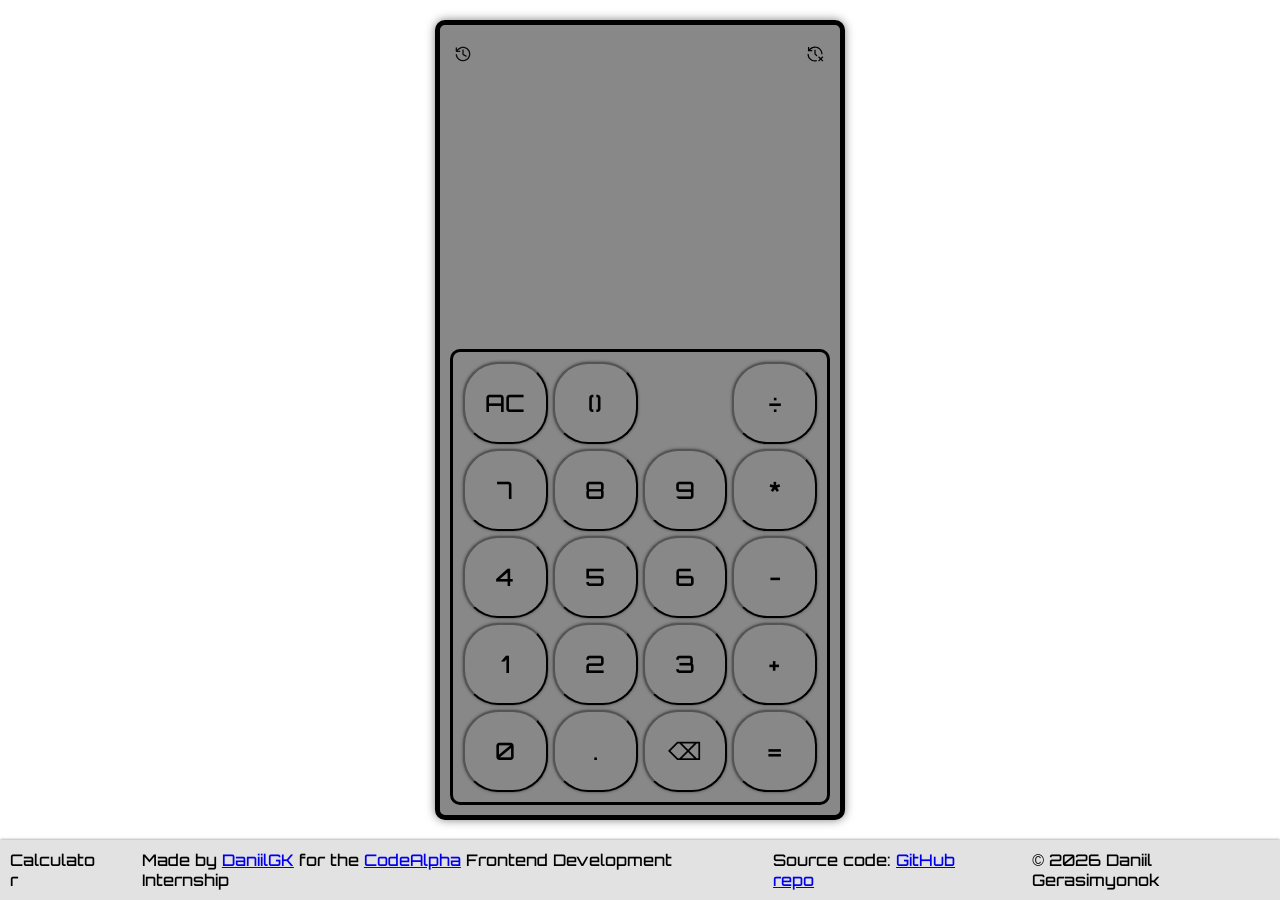
<file: CodeAlpha_Calculator/index.html>
<!DOCTYPE html>
<html lang="en">
<head>
    <meta charset="UTF-8">
    <meta name="viewport" content="width=device-width, initial-scale=1.0">
    <title>Calculator</title>
    <link rel="stylesheet" href="style.css">
    <link rel="icon" type="image/x-icon" href="./icons8-calculator-32.png">
    <style>
        @import url('https://fonts.googleapis.com/css2?family=Orbitron:wght@500&display=swap');
    </style>
</head>
<body>
    <div class="container">
        <div class="calculator">

            <div class="history-nav">
                <div class="history" data-action="btn-history">
                  <img style="width: 16px; height: 16px;" src="./history-svgrepo-com.svg" alt="history">
                </div>

                <div class="history" data-action="btn-history-clear">
                    <img style="width: 20px; height: 20px;" src="./Delete-History.svg" alt="clear">
                </div>
            </div>
            
            <div class="history-list"></div>

            <div class="display">
                <div class="input"></div>
                <div class="result"></div>
                <div class="real-time-result"></div>
            </div>

            <div class="buttons">
                <div class="number-arithmetic-buttons">
                    <button class="btn btn-action" data-action="clear">AC</button>
                    <button class="btn btn-action" data-action="parenthesis">()</button>
                    <div class="btn-spacer"></div>
                    <button class="btn btn-operator" data-operator="division">÷</button>
                    <button class="btn btn-number" data-number="7">7</button>
                    <button class="btn btn-number" data-number="8">8</button>
                    <button class="btn btn-number" data-number="9">9</button>
                    <button class="btn btn-operator" data-operator="multiplication">*</button>
                    <button class="btn btn-number" data-number="4">4</button> 
                    <button class="btn btn-number" data-number="5">5</button>
                    <button class="btn btn-number" data-number="6">6</button>
                    <button class="btn btn-operator" data-operator="subtraction">-</button>
                    <button class="btn btn-number" data-number="1">1</button>
                    <button class="btn btn-number" data-number="2">2</button> 
                    <button class="btn btn-number" data-number="3">3</button>
                    <button class="btn btn-operator" data-operator="addition">+</button>
                    <button class="btn btn-number" data-number="0">0</button>
                    <button class="btn btn-number" data-number="."">.</button>
                    <button class="btn btn-action" data-action="del">⌫</button>
                    <button class="btn btn-action" data-action="equal">=</button> 
                </div>
            </div>
        </div>
    </div>
    
    <footer class="footer">

        <p>Calculator</p>

        <p>Made by <a href="https://github.com/DaniilGK" target="_blank">DaniilGK</a> for the <a href="https://www.codealpha.tech" target="_blank">CodeAlpha</a> Frontend Development Internship</p>

        <p>Source code: <a href="https://github.com/DaniilGK/codealpha_tasks/tree/main/CodeAlpha_Calculator" target="_blank">GitHub repo</a></p>
    
        <p>&copy; 2026 Daniil Gerasimyonok</p>

    </footer>

    <script src="script.js"></script>   
</body>
</html>
</file>
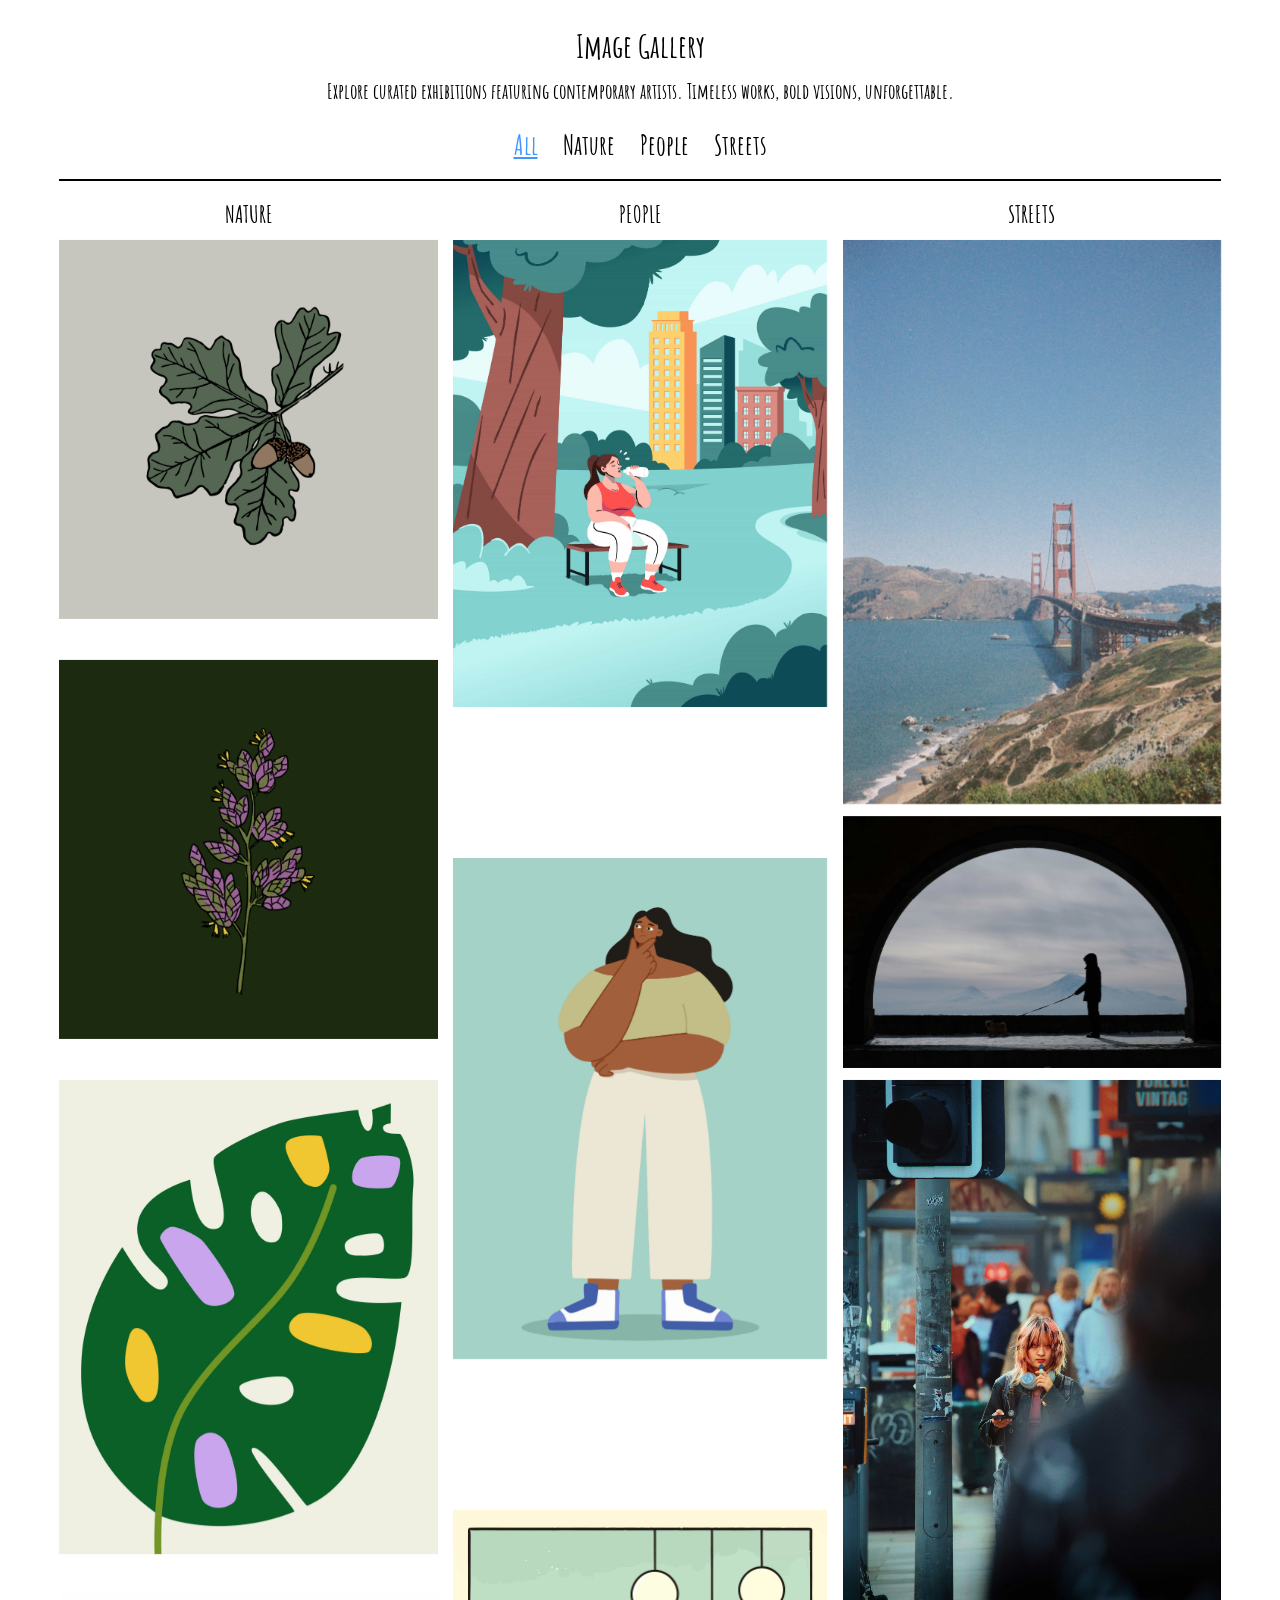
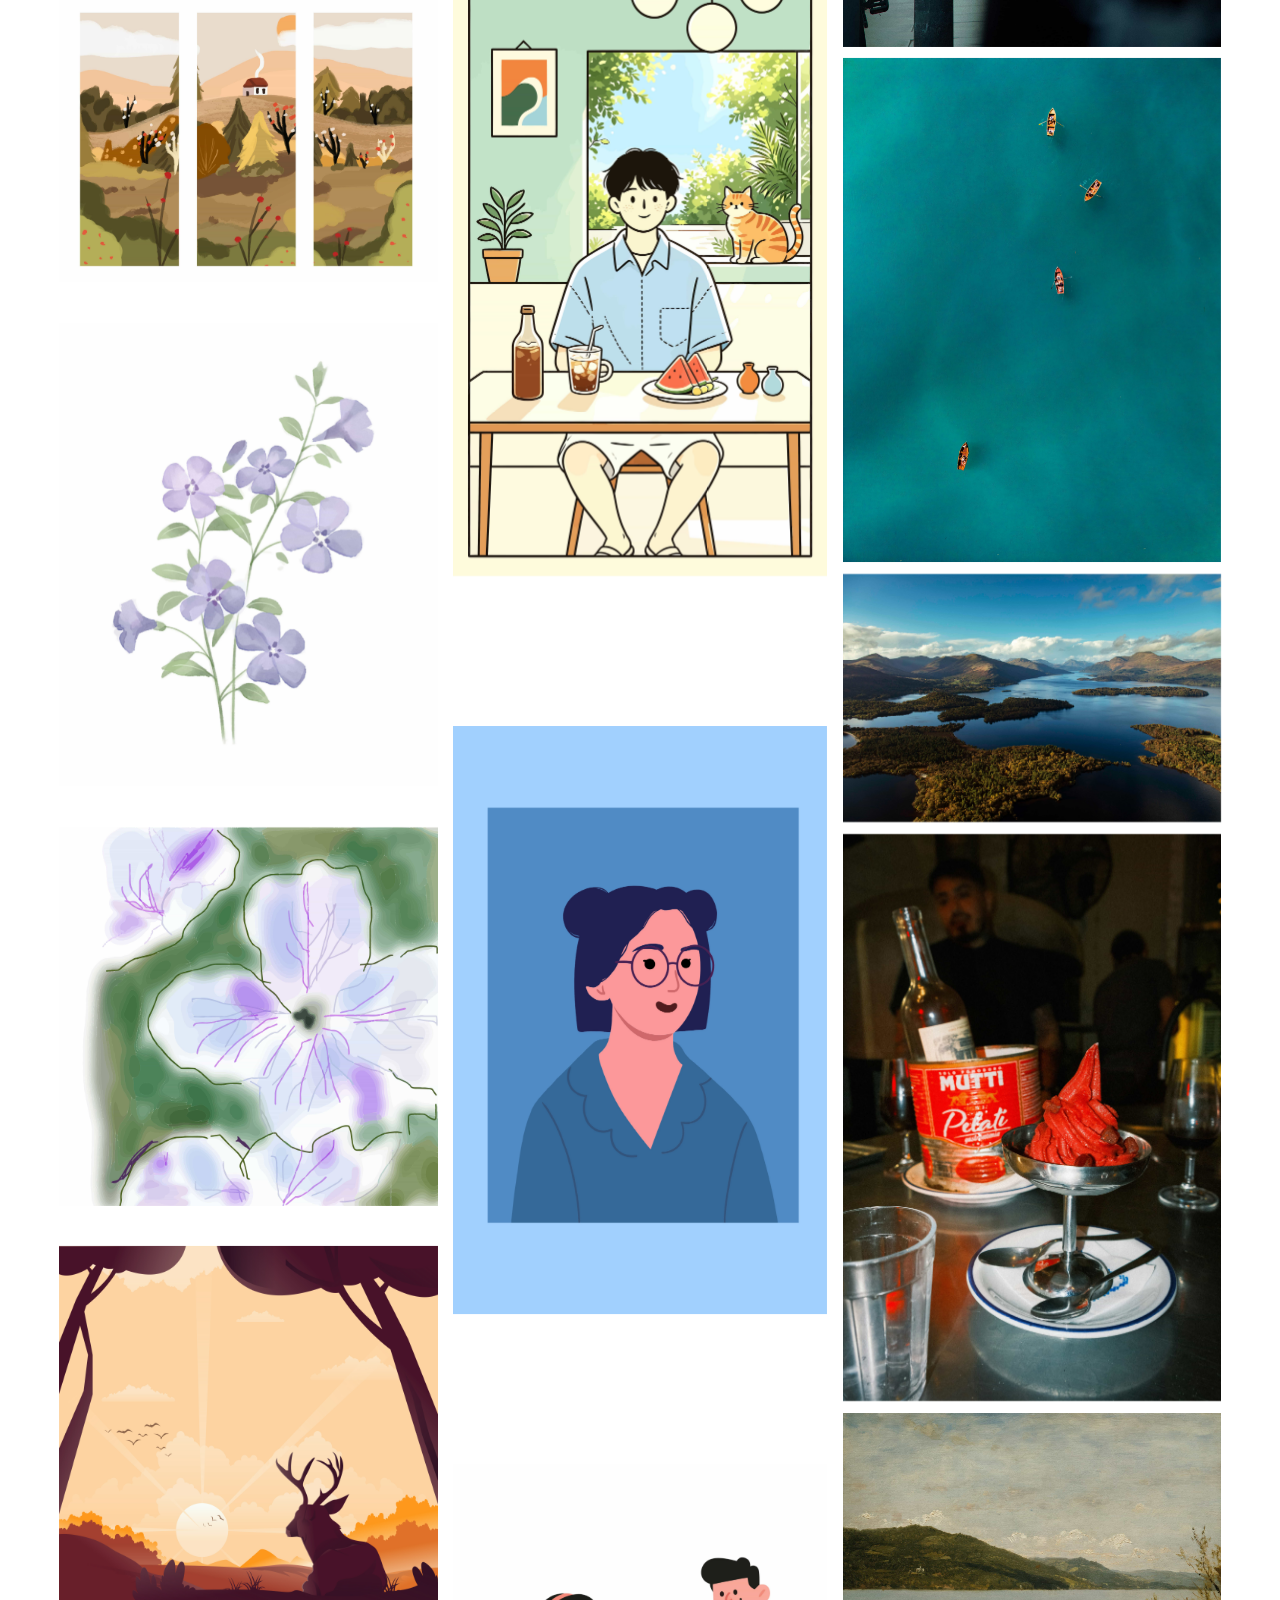
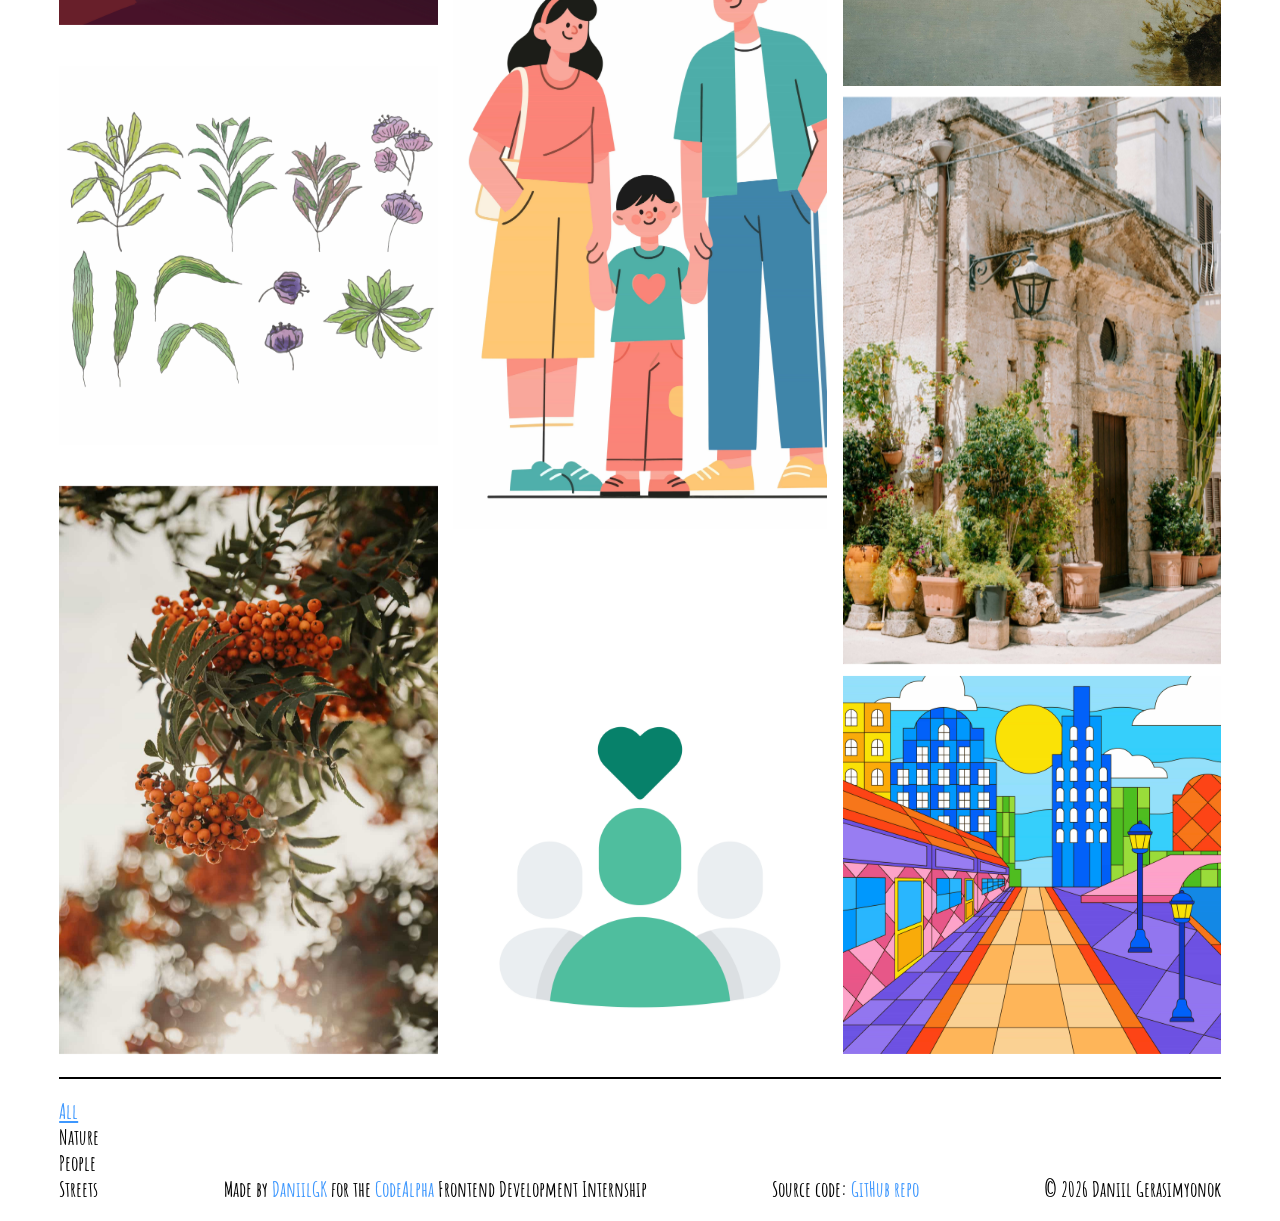
<file: CodeAlpha_ImageGallery/index.html>
<!DOCTYPE html>
<html lang="en">
<head>
    <meta charset="UTF-8">
    <meta name="viewport" content="width=device-width, initial-scale=1.0">
    <title>Image Gallery</title>
    <link rel="stylesheet" href="style.css">
    <link rel="icon" type="image/x-icon" href="./assets/gallery-svgrepo-com.svg">
    <style>
        @import url('https://fonts.googleapis.com/css2?family=Amatic+SC:wght@700&family=Archivo:ital,wght@0,100..900;1,100..900&family=Inter:ital,opsz,wght@0,14..32,100..900;1,14..32,100..900&display=swap');
    </style>
</head>
<body>

    <div id="top" class="container">

        <h1>Image Gallery</h1>
        <p>Explore curated exhibitions featuring contemporary artists. Timeless works, bold visions, unforgettable.</p>

        <div class="navigation">
            <ul class="navigation-list">
                <li><a href="#" class="active" data-filter="all">All</a></li>
                <li><a href="#" data-filter="nature">Nature</a></li>
                <li><a href="#" data-filter="people">People</a></li>
                <li><a href="#" data-filter="streets">Streets</a></li>
            </ul>
        </div>

        <div class="grid-gallery"> 

            <div data-category="nature" class="category">
                <h2 class="category-title">nature</h2>
                <div class="grid-images">
                    <img class="image" onclick="openLightbox(event)" src="./assets/images/nature/annie-spratt-GJCLsZ4GtRE-unsplash.jpg" alt="annie-spratt">
                    <img class="image" onclick="openLightbox(event)" src="./assets/images/nature/annie-spratt-gJMls7cPvts-unsplash.jpg" alt="annie-spratt">
                    <img class="image" onclick="openLightbox(event)" src="./assets/images/nature/emily-sandoval-PBbCf6RQwdI-unsplash.jpg" alt="emily-sandoval">
                    <img class="image" onclick="openLightbox(event)" src="./assets/images/nature/esma-melike-sezer-k8zIoFzMXNw-unsplash.jpg" alt="esma-melike-sezer">
                    <img class="image" onclick="openLightbox(event)" src="./assets/images/nature/katie-kirkman-CW4VeRjMZjE-unsplash.jpg" alt="katie-kirkman">
                    <img class="image" onclick="openLightbox(event)" src="./assets/images/nature/silali-banerjee-3JLRF3Yn3f0-unsplash.jpg" alt="silali-banerjee">
                    <img class="image" onclick="openLightbox(event)" src="./assets/images/nature/sodo-sane-1O1KExjoQQY-unsplash.jpg" alt="sodo-sane">
                    <img class="image" onclick="openLightbox(event)" src="./assets/images/nature/viktoriya-lissachenko-cShMGr61WD4-unsplash.jpg" alt="viktoriya-lissachenko">
                    <img class="image" onclick="openLightbox(event)" src="./assets/images/nature/anita-austvika-vNJgLXzON-Y-unsplash.jpg" alt="anita-austvika">
                </div>
            </div>

            <div data-category="people" class="category">
                <h2 class="category-title">people</h2>
                <div class="grid-images">
                    <img class="image" onclick="openLightbox(event)" src="./assets/images/people/agung-prayoga-r5ygkIlNNE4-unsplash.jpg" alt="agung-prayoga">
                    <img class="image" onclick="openLightbox(event)" src="./assets/images/people/alghozy-nGh-7uMHT98-unsplash.jpg" alt="alghozy">
                    <img class="image" onclick="openLightbox(event)" src="./assets/images/people/kamara-rahmat-1GeBFmg0Xa0-unsplash.jpg" alt="kamara-rahmat">
                    <img class="image" onclick="openLightbox(event)" src="./assets/images/people/esma-melike-sezer-f7741znO77s-unsplash.jpg" alt="esma-melike-sezer">
                    <img class="image" onclick="openLightbox(event)" src="./assets/images/people/kamara-rahmat-tezBLHCZ7ao-unsplash.jpg" alt="kamara-rahmat">
                    <img class="image" onclick="openLightbox(event)" src="./assets/images/people/round-icons-r9M-Qe6Thgc-unsplash.jpg" alt="round-icons">
                </div>
            </div>

            <div data-category="streets" class="category">
                <h2 class="category-title">streets</h2>
                <div class="grid-images">
                    <img class="image" onclick="openLightbox(event)" src="./assets/images/streets/aliaksei-lepik-goa_pgKhAnI-unsplash.jpg" alt="aliaksei-lepik-goa">
                    <img class="image" onclick="openLightbox(event)" src="./assets/images/streets/artur-adilkhanian-EIo9tWYAFc4-unsplash.jpg" alt="artur-adilkhanian">
                    <img class="image" onclick="openLightbox(event)" src="./assets/images/streets/bruno-bd-FFGHpRop-DU-unsplash.jpg" alt="bruno-bd">
                    <img class="image" onclick="openLightbox(event)" src="./assets/images/streets/gabriele-merlino-fa5so58oDAI-unsplash.jpg" alt="gabriele-merlino">
                    <img class="image" onclick="openLightbox(event)" src="./assets/images/streets/martin-bennie-MhYU5K4A93I-unsplash.jpg" alt="martin-bennie">
                    <img class="image" onclick="openLightbox(event)" src="./assets/images/streets/ruben-mavarez-wWcadZJcsYM-unsplash.jpg" alt="ruben-mavarez">
                    <img class="image" onclick="openLightbox(event)" src="./assets/images/streets/the-metropolitan-museum-of-art-S2WA31buOIA-unsplash.jpg" alt="the-metropolitan-museum-of-art">
                    <img class="image" onclick="openLightbox(event)" src="./assets/images/streets/denis-gorbuleac-3jXJz1kgraw-unsplash.jpg" alt="robert-h-lewis">
                    <img class="image" onclick="openLightbox(event)" src="./assets/images/streets/rizki-kurniawan-cG0VVchH9Fc-unsplash.jpg" alt="denis-savchenko">
                </div>
            </div>

        </div>

    </div>

    <footer class="footer">
        
        <ul class="footer-navigation-list">
            <li><a href="#" class="active" data-filter="all">All</a></li>
            <li><a href="#" data-filter="nature">Nature</a></li>
            <li><a href="#" data-filter="people">People</a></li>
            <li><a href="#" data-filter="streets">Streets</a></li>
        </ul>

        <p>Made by <a href="https://github.com/DaniilGK" target="_blank">DaniilGK</a> for the <a href="https://www.codealpha.tech" target="_blank">CodeAlpha</a> Frontend Development Internship</p>

        <p>Source code: <a href="https://github.com/DaniilGK/codealpha_tasks/tree/main/CodeAlpha_ImageGallery" target="_blank">GitHub repo</a></p>
    
        <p>&copy; 2026 Daniil Gerasimyonok</p>

    </footer>

    <!-- Lightbox -->
    <div class="lightbox">            
        <div class="lightbox-content">

            <button class="lightbox-close">×</button>
            <button class="lightbox-prev">❬</button>
            <button class="lightbox-next">❭</button>

            <div class="lightbox-slide">
                <img class="lightbox-img" src="./assets/images/nature/annie-spratt-GJCLsZ4GtRE-unsplash.jpg" alt="annie-spratt"></img>
            </div>
            <div class="lightbox-slide">
                <img class="lightbox-img" src="./assets/images/nature/annie-spratt-gJMls7cPvts-unsplash.jpg" alt="annie-spratt"></img>
            </div>
            <div class="lightbox-slide">
                <img class="lightbox-img" src="./assets/images/nature/emily-sandoval-PBbCf6RQwdI-unsplash.jpg" alt="emily-sandoval"></img>
            </div>
            <div class="lightbox-slide">
                <img class="lightbox-img" src="./assets/images/nature/esma-melike-sezer-k8zIoFzMXNw-unsplash.jpg" alt="esma-melike-sezer"></img>
            </div>
            <div class="lightbox-slide">
                <img class="lightbox-img" src="./assets/images/nature/katie-kirkman-CW4VeRjMZjE-unsplash.jpg" alt="katie-kirkman"></img>
            </div>
            <div class="lightbox-slide">
                <img class="lightbox-img" src="./assets/images/nature/silali-banerjee-3JLRF3Yn3f0-unsplash.jpg" alt="silali-banerjee"></img>
            </div>
            <div class="lightbox-slide">
                <img class="lightbox-img" src="./assets/images/nature/sodo-sane-1O1KExjoQQY-unsplash.jpg" alt="sodo-sane"></img>
            </div>
            <div class="lightbox-slide">
                <img class="lightbox-img" src="./assets/images/nature/viktoriya-lissachenko-cShMGr61WD4-unsplash.jpg" alt="viktoriya-lissachenko"></img>
            </div>
            <div class="lightbox-slide">
                <img class="lightbox-img" src="./assets/images/nature/anita-austvika-vNJgLXzON-Y-unsplash.jpg" alt="anita-austvika"></img>
            </div>
            <div class="lightbox-slide">
                <img class="lightbox-img" src="./assets/images/people/agung-prayoga-r5ygkIlNNE4-unsplash.jpg" alt="agung-prayoga"></img>
            </div>
            <div class="lightbox-slide">
                <img class="lightbox-img" src="./assets/images/people/alghozy-nGh-7uMHT98-unsplash.jpg" alt="alghozy"></img>
            </div>
            <div class="lightbox-slide">
                <img class="lightbox-img" src="./assets/images/people/kamara-rahmat-1GeBFmg0Xa0-unsplash.jpg" alt="kamara-rahmat"></img>
            </div>
            <div class="lightbox-slide">
                <img class="lightbox-img" src="./assets/images/people/esma-melike-sezer-f7741znO77s-unsplash.jpg" alt="esma-melike-sezer"></img>
            </div>
            <div class="lightbox-slide">
                <img class="lightbox-img" src="./assets/images/people/kamara-rahmat-tezBLHCZ7ao-unsplash.jpg" alt="kamara-rahmat"></img>
            </div>
            <div class="lightbox-slide">
                <img class="lightbox-img" src="./assets/images/people/round-icons-r9M-Qe6Thgc-unsplash.jpg" alt="round-icons"></img>
            </div>
            <div class="lightbox-slide">
                <img class="lightbox-img" src="./assets/images/streets/aliaksei-lepik-goa_pgKhAnI-unsplash.jpg" alt="aliaksei-lepik-goa"></img>
            </div>
            <div class="lightbox-slide">
                <img class="lightbox-img" src="./assets/images/streets/artur-adilkhanian-EIo9tWYAFc4-unsplash.jpg" alt="artur-adilkhanian"></img>
            </div>
            <div class="lightbox-slide">
                <img class="lightbox-img" src="./assets/images/streets/bruno-bd-FFGHpRop-DU-unsplash.jpg" alt="bruno-bd"></img>
            </div>
            <div class="lightbox-slide">
                <img class="lightbox-img" src="./assets/images/streets/gabriele-merlino-fa5so58oDAI-unsplash.jpg" alt="gabriele-merlino"></img>
            </div>
            <div class="lightbox-slide">
                <img class="lightbox-img" src="./assets/images/streets/martin-bennie-MhYU5K4A93I-unsplash.jpg" alt="martin-bennie"></img>
            </div>
            <div class="lightbox-slide">
                <img class="lightbox-img" src="./assets/images/streets/ruben-mavarez-wWcadZJcsYM-unsplash.jpg" alt="ruben-mavarez"></img>
            </div>
            <div class="lightbox-slide">
                <img class="lightbox-img" src="./assets/images/streets/the-metropolitan-museum-of-art-S2WA31buOIA-unsplash.jpg" alt="the-metropolitan-museum-of-art"></img>
            </div>
            <div class="lightbox-slide">
                <img class="lightbox-img" src="./assets/images/streets/denis-gorbuleac-3jXJz1kgraw-unsplash.jpg" alt="robert-h-lewis"></img>
            </div>
            <div class="lightbox-slide">
                <img class="lightbox-img" src="./assets/images/streets/rizki-kurniawan-cG0VVchH9Fc-unsplash.jpg" alt="denis-savchenko"></img>
            </div>
        </div>

    </div>
    
    <script src="script.js"></script>
</body>
</html>
</file>
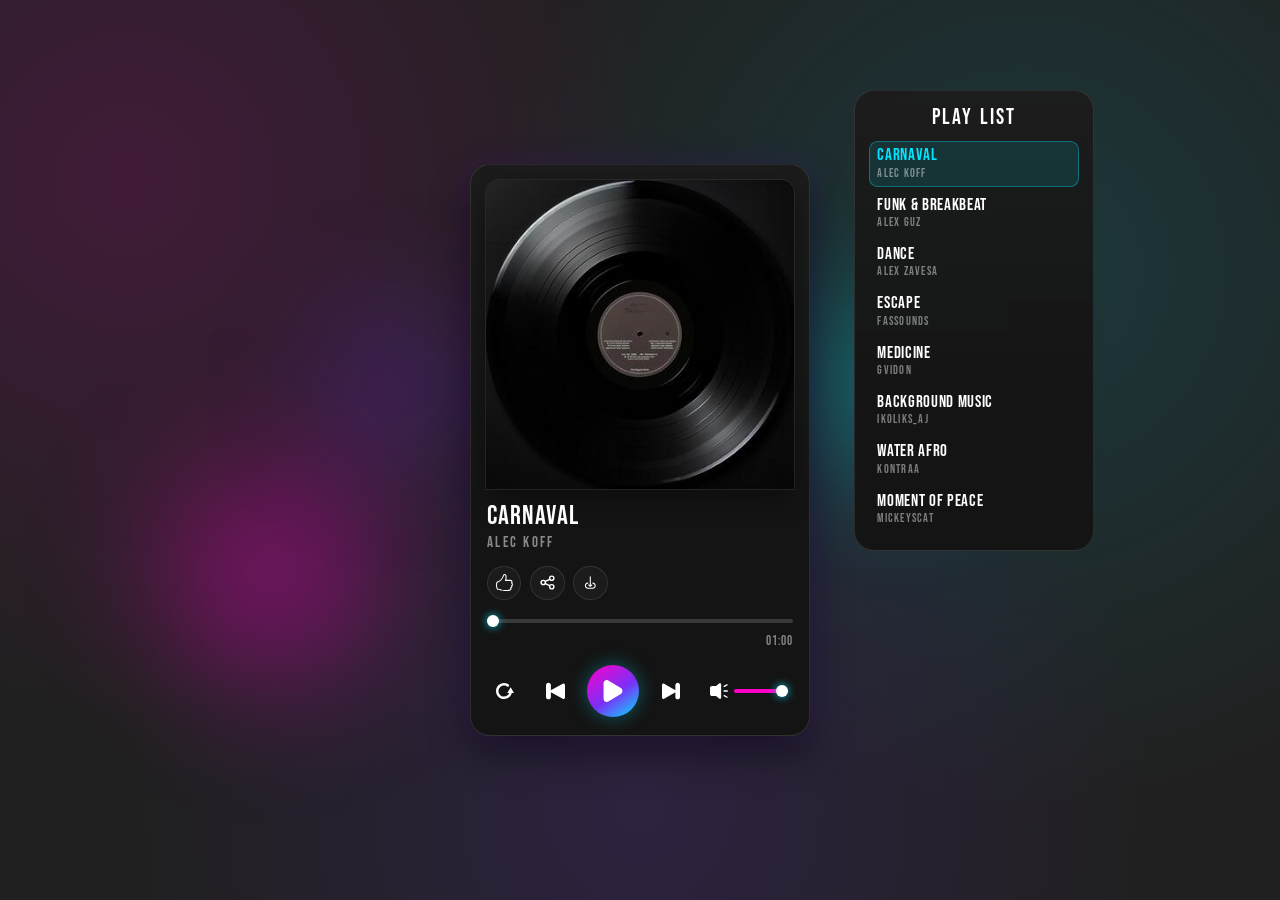
<file: CodeAlpha_MusicPlayer/index.html>
<!DOCTYPE html>
<html lang="en">
<head>
    <meta charset="UTF-8">
    <meta name="viewport" content="width=device-width, initial-scale=1.0">
    <link rel="stylesheet" href="style.css">
    <link rel="icon" type="image/x-icon" href="./icons8-music-32.png">
    <title>Music Player</title>
</head>
<body>
    <div class="wrapper">
        <div class="parallax-container">
            <div class="parallax-glow glow-1"></div>
            <div class="parallax-glow glow-2"></div>
            <div class="parallax-glow glow-3"></div>
        </div>

        <audio id="audio" src="./assets/music/alec_koff-carnaval.mp3"></audio>

        <div class="play-list-container">
            <h2>Play List</h2>
            <ul class="play-list"></ul>
        </div>

        <div class="player">

            <div class="songs-img-container">
                <img src="./assets/songsImg/ai-generated-vintage.jpg" class="song-img" alt="Song Image">
            </div>

            <div class="song-info">
                <h1></h1>
                <p></p>
            </div>

            <div class="action-bar">
                <div class="action-bar-item" data-control="like">
                    <img src="./assets/like.svg" class="action-bar-icon" alt="Like">
                </div>
                <div class="action-bar-item" data-control="share">
                    <img src="./assets/share.svg" class="action-bar-icon" alt="Share">
                </div>
                <div class="action-bar-item" data-control="download">
                    <img src="./assets/download.svg" class="action-bar-icon" alt="Download">
                </div>
            </div>

            <div class="song-progress">
                <input type="range" class="song-progress-bar" min="0" max="100" value="0" step="0.1">

                <div class="time-container">
                    <div class="song-progress-time"></div>
                    <div class="song-progress-time-end"></div>
                </div>
            </div>

            <div class="song-controls">

                <div class="song-control-repeat" data-control="repeat">
                    <img src="./assets/replay.svg" class="controls-icon" alt="Repeat">
                </div>

                <div class="song-control-prev" data-control="prev">
                    <img src="./assets/previous-track.svg" class="controls-icon" alt="Previous">
                </div>

                <div class="song-control-play-pause" data-control="play">
                    <img src="./assets/play.svg" class="controls-icon play" alt="Play">
                    <img src="./assets/pause.svg" class="controls-icon pause" alt="Pause">
                </div>

                <div class="song-control-next" data-control="next">
                    <img src="./assets/next-track.svg" class="controls-icon" alt="Next">
                </div>

                <div class="song-control-volume" data-control="volume">
                    <img src="./assets/speaker.svg" class="controls-icon" alt="Volume">
                    <input type="range" class="volume-slider" min="0" max="1" step="0.01" value="1">
                </div>

            </div>
        </div>
    </div>

    <script src="./script.js"></script>
</body>
</html>
</file>
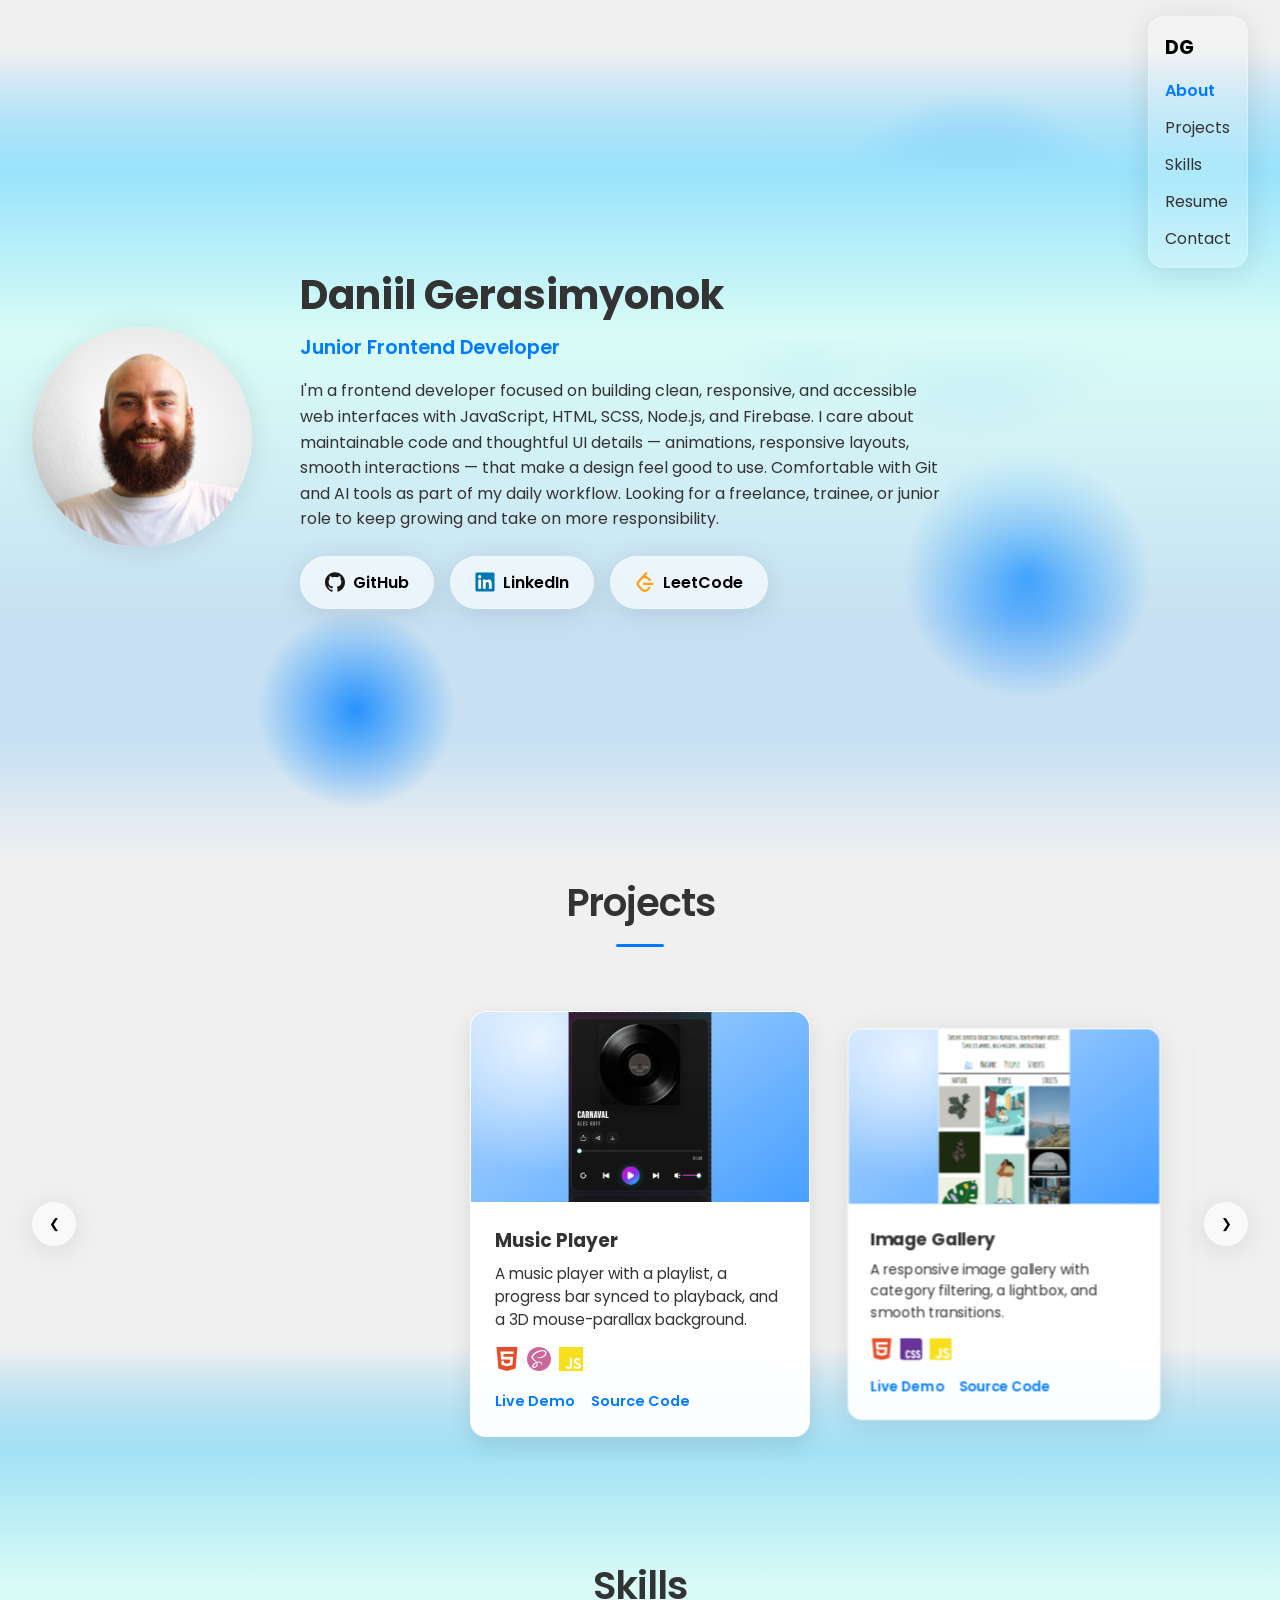
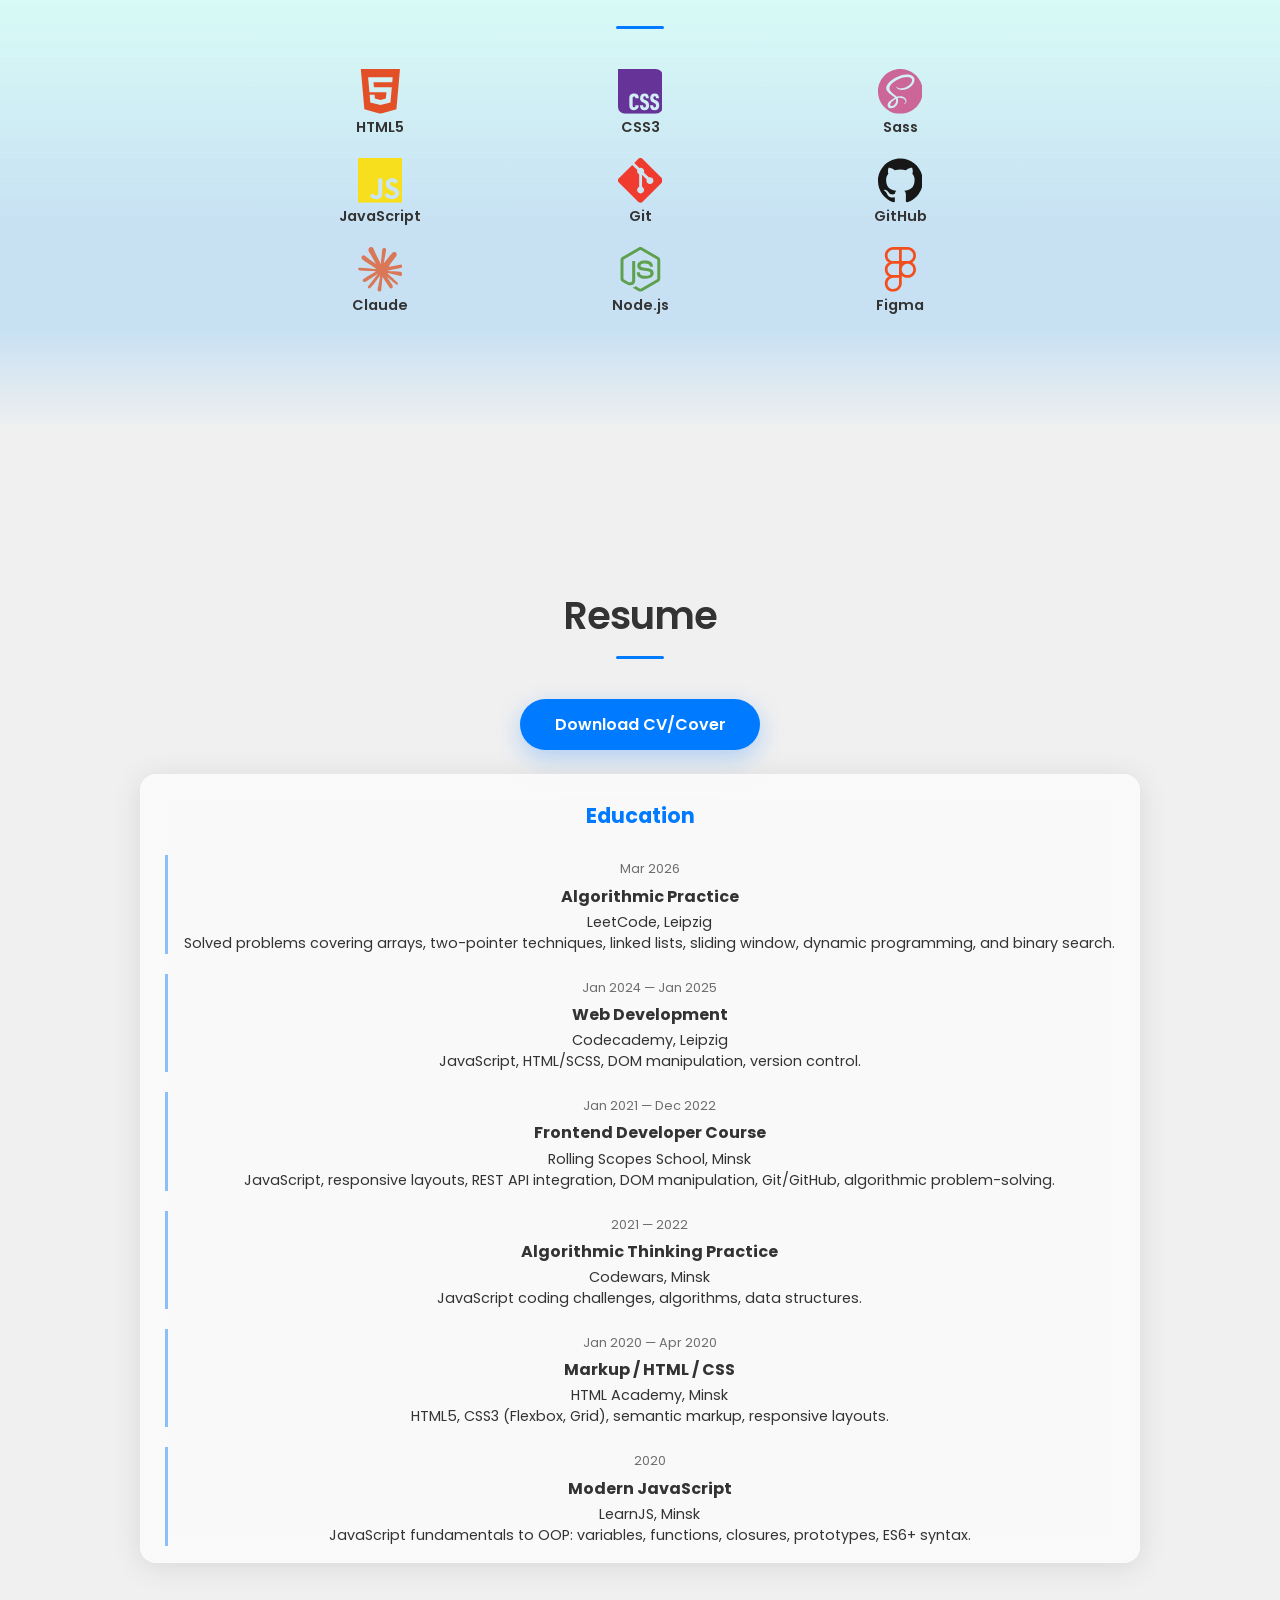
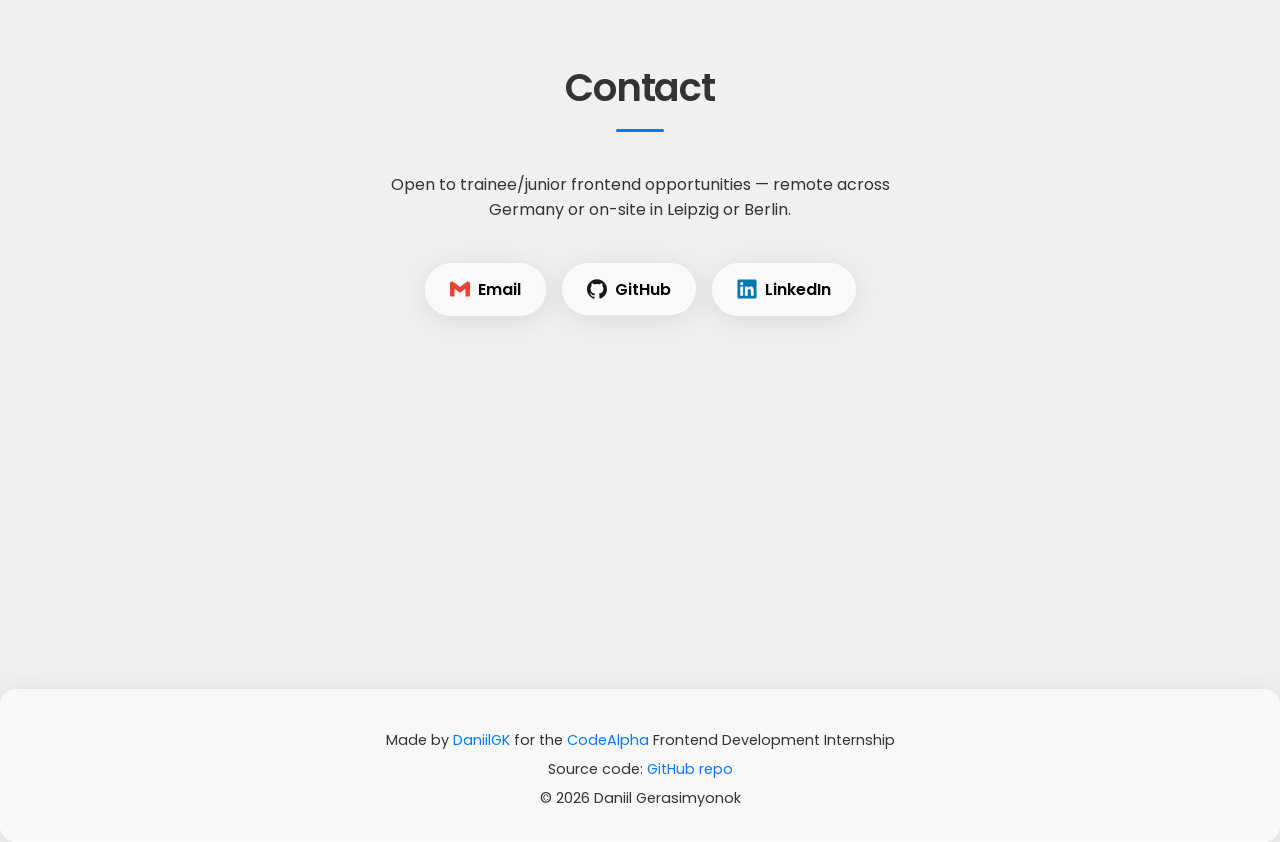
<file: CodeAlpha_Portfolio/index.html>
<!DOCTYPE html>
<html lang="en">
<head>
    <meta charset="UTF-8">
    <meta name="viewport" content="width=device-width, initial-scale=1.0">
    <link rel="preconnect" href="https://fonts.googleapis.com">
    <link rel="preconnect" href="https://fonts.gstatic.com" crossorigin>
    <link href="https://fonts.googleapis.com/css2?family=Poppins:wght@400;500;600;700&display=swap" rel="stylesheet">
    <link rel="stylesheet" href="./style.css">
    <link rel="icon" type="image/x-icon" href="./assets/resume-blue.svg">
    <title>Daniil Gerasimyonok - Portfolio</title>
</head>
<body>
    <div class="global-parallax-bg">
        <div class="parallax-shape" data-speed="15"></div>
        <div class="parallax-shape" data-speed="30"></div>
        <div class="parallax-shape" data-speed="50"></div>
        <div class="parallax-shape" data-speed="25"></div>
    </div>

    <div class="wrapper">

        <nav class="navbar">
            <div class="nav-container">
                <a href="#about" class="logo">DG</a>
                <ul class="nav-links">
                    <li><a href="#about">About</a></li>
                    <li><a href="#projects">Projects</a></li>
                    <li><a href="#skills">Skills</a></li>
                    <li><a href="#resume">Resume</a></li>
                    <li><a href="#contact">Contact</a></li>
                </ul>
            </div>
        </nav>

        <main class="main">
            <div class="main-container">

                <section id="about" class="about animate-section">
                    <div class="scroll-parallax-bg" data-scroll-speed="0.2"></div>

                    <div class="about-content">
                        <img src="./assets/avatar.jpg" alt="Daniil Gerasimyonok" class="about-avatar">
                        <div class="about-text">
                            <h1>Daniil Gerasimyonok</h1>
                            <p class="about-title">Junior Frontend Developer</p>
                                <p class="about-bio">
                                    I'm a frontend developer focused on building clean, responsive, and accessible web interfaces with JavaScript, HTML, SCSS, Node.js, and Firebase. 
                                    I care about maintainable code and thoughtful UI details — animations, responsive layouts, smooth interactions — that make a design feel good to use.
                                    Comfortable with Git and AI tools as part of my daily workflow. Looking for a freelance, trainee, or junior role to keep growing and take on more responsibility.
                                </p>
                            <div class="about-links">
                                <a href="https://github.com/DaniilGK" target="_blank" class="about-link">
                                    <svg class="link-icon" fill="#181717" aria-hidden="true"><use href="./assets/icons.svg#github"></use></svg>
                                    <span>GitHub</span>
                                </a>
                                <a href="https://www.linkedin.com/in/daniilgk/" target="_blank" class="about-link">
                                    <svg class="link-icon" fill="#0076b2" aria-hidden="true"><use href="./assets/icons.svg#linkedin"></use></svg>
                                    <span>LinkedIn</span>
                                </a>
                                <a href="https://leetcode.com/u/daniilgk/" target="_blank" class="about-link">
                                    <svg class="link-icon" fill="#FFA116" aria-hidden="true"><use href="./assets/icons.svg#leetcode"></use></svg>
                                    <span>LeetCode</span>
                                </a>
                            </div>
                        </div>
                    </div>
                </section>

                <section id="projects" class="projects animate-section slide-left">
                    <div class="scroll-parallax-bg" data-scroll-speed="0.2"></div>

                    <h2 class="section-title">Projects</h2>
                
                    <div class="slider">
                        <button class="slider-btn slider-prev" aria-label="Previous project">&#10094;</button>
                        
                        <div class="slider-track">
                            <article class="project-card">
                                <a class="project-image-container" href="https://daniilgk.github.io/codealpha_tasks/CodeAlpha_MusicPlayer/" target="_blank">
                                    <img src="./assets/gif/music_player.gif" alt="Music Player preview" class="project-image" loading="lazy">
                                </a>
                                <div class="project-info">
                                    <h3>Music Player</h3>
                                    <p>A music player with a playlist, a progress bar synced to playback, and a 3D mouse-parallax background.</p>
                                    <div class="project-tags">
                                        <div class="project-icons">
                                            <svg class="project-icon" fill="#E34F26" aria-hidden="true"><use href="./assets/icons.svg#html5"></use></svg>
                                        </div>
                                        <div class="project-icons">
                                            <svg class="project-icon" fill="#CC6699" aria-hidden="true"><use href="./assets/icons.svg#sass"></use></svg>
                                        </div>
                                        <div class="project-icons">
                                            <svg class="project-icon" fill="#F7DF1E" aria-hidden="true"><use href="./assets/icons.svg#javascript"></use></svg>
                                        </div>
                                    </div>
                                    <div class="project-links">
                                        <a href="https://daniilgk.github.io/codealpha_tasks/CodeAlpha_MusicPlayer/" target="_blank">Live Demo</a>
                                        <a href="https://github.com/DaniilGK/codealpha_tasks/tree/main/CodeAlpha_MusicPlayer" target="_blank">Source Code</a>
                                    </div>
                                </div>
                            </article>
                            
                            <article class="project-card">
                                <a class="project-image-container" href="https://daniilgk.github.io/codealpha_tasks/CodeAlpha_ImageGallery/" target="_blank">
                                    <img src="./assets/gif/gallery.gif" alt="Image Gallery preview" class="project-image" loading="lazy">
                                </a>
                                <div class="project-info">
                                    <h3>Image Gallery</h3>
                                    <p>A responsive image gallery with category filtering, a lightbox, and smooth transitions.</p>
                                    <div class="project-tags">
                                        <div class="project-icons">
                                            <svg class="project-icon" fill="#E34F26" aria-hidden="true"><use href="./assets/icons.svg#html5"></use></svg>
                                        </div>
                                        <div class="project-icons">
                                            <svg class="project-icon" fill="#663399" aria-hidden="true"><use href="./assets/icons.svg#css"></use></svg>
                                        </div>
                                        <div class="project-icons">
                                            <svg class="project-icon" fill="#F7DF1E" aria-hidden="true"><use href="./assets/icons.svg#javascript"></use></svg>
                                        </div>
                                    </div>
                                    <div class="project-links">
                                        <a href="https://daniilgk.github.io/codealpha_tasks/CodeAlpha_ImageGallery/" target="_blank">Live Demo</a>
                                        <a href="https://github.com/DaniilGK/codealpha_tasks/tree/main/CodeAlpha_ImageGallery" target="_blank">Source Code</a>
                                    </div>
                                </div>
                            </article>
                
                            <article class="project-card">
                                <a class="project-image-container" href="https://daniilgk.github.io/codealpha_tasks/CodeAlpha_Calculator/" target="_blank">
                                    <img src="./assets/gif/calculator.gif" alt="Calculator preview" class="project-image" loading="lazy">
                                </a>
                                <div class="project-info">
                                    <h3>Calculator</h3>
                                    <p>A calculator with operator precedence, parentheses, a live preview, and calculation history.</p>
                                    <div class="project-tags">
                                        <div class="project-icons">
                                            <svg class="project-icon" fill="#E34F26" aria-hidden="true"><use href="./assets/icons.svg#html5"></use></svg>
                                        </div>
                                        <div class="project-icons">
                                            <svg class="project-icon" fill="#663399" aria-hidden="true"><use href="./assets/icons.svg#css"></use></svg>
                                        </div>
                                        <div class="project-icons">
                                            <svg class="project-icon" fill="#F7DF1E" aria-hidden="true"><use href="./assets/icons.svg#javascript"></use></svg>
                                        </div>
                                    </div>
                                    <div class="project-links">
                                        <a href="https://daniilgk.github.io/codealpha_tasks/CodeAlpha_Calculator/" target="_blank">Live Demo</a>
                                        <a href="https://github.com/DaniilGK/codealpha_tasks/tree/main/CodeAlpha_Calculator" target="_blank">Source Code</a>
                                    </div>
                                </div>
                            </article>

                            <article class="project-card">
                                <a class="project-image-container" href="https://daniilgk.github.io/keyboard/" target="_blank">
                                    <img src="./assets/gif/keyboard.gif" alt="Virtual Keyboard preview" class="project-image" loading="lazy">
                                </a>
                                <div class="project-info">
                                    <h3>Virtual Keyboard</h3>
                                    <p>An on-screen keyboard with EN/RU layouts, Shift and Caps Lock, synced with the physical keyboard.</p>
                                    <div class="project-tags">
                                        <div class="project-icons">
                                            <svg class="project-icon" fill="#E34F26" aria-hidden="true"><use href="./assets/icons.svg#html5"></use></svg>
                                        </div>
                                        <div class="project-icons">
                                            <svg class="project-icon" fill="#CC6699" aria-hidden="true"><use href="./assets/icons.svg#sass"></use></svg>
                                        </div>
                                        <div class="project-icons">
                                            <svg class="project-icon" fill="#F7DF1E" aria-hidden="true"><use href="./assets/icons.svg#javascript"></use></svg>
                                        </div>
                                    </div>
                                    <div class="project-links">
                                        <a href="https://daniilgk.github.io/keyboard/" target="_blank">Live Demo</a>
                                        <a href="https://github.com/DaniilGK/keyboard/tree/keyboard" target="_blank">Source Code</a>
                                    </div>
                                </div>
                            </article>
                            
                        </div>
                
                        <button class="slider-btn slider-next" aria-label="Next project">&#10095;</button>
                    </div>
                </section>

                <section id="skills" class="skills animate-section slide-right">
                    <div class="scroll-parallax-bg" data-scroll-speed="0.12"></div>
                    <h2 class="section-title">Skills</h2>
                
                    <div class="skills-grid">
                        <div class="skill-item">
                            <svg class="skill-icon" fill="#E34F26" aria-hidden="true"><use href="./assets/icons.svg#html5"></use></svg>
                            <span>HTML5</span>
                        </div>
                        <div class="skill-item">
                            <svg class="skill-icon" fill="#663399" aria-hidden="true"><use href="./assets/icons.svg#css"></use></svg>
                            <span>CSS3</span>
                        </div>
                        <div class="skill-item">
                            <svg class="skill-icon" fill="#CC6699" aria-hidden="true"><use href="./assets/icons.svg#sass"></use></svg>
                            <span>Sass</span>
                        </div>
                        <div class="skill-item">
                            <svg class="skill-icon" fill="#F7DF1E" aria-hidden="true"><use href="./assets/icons.svg#javascript"></use></svg>
                            <span>JavaScript</span>
                        </div>
                        <div class="skill-item">
                            <svg class="skill-icon" fill="#F03C2E" aria-hidden="true"><use href="./assets/icons.svg#git"></use></svg>
                            <span>Git</span>
                        </div>
                        <div class="skill-item">
                            <svg class="skill-icon" fill="#181717" aria-hidden="true"><use href="./assets/icons.svg#github"></use></svg>
                            <span>GitHub</span>
                        </div>
                        <div class="skill-item">
                            <svg class="skill-icon" fill="#D97757" aria-hidden="true"><use href="./assets/icons.svg#claude"></use></svg>
                            <span>Claude</span>
                        </div>
                        <div class="skill-item">
                            <svg class="skill-icon" fill="#5FA04E" aria-hidden="true"><use href="./assets/icons.svg#nodejs"></use></svg>
                            <span>Node.js</span>
                        </div>
                        <div class="skill-item">
                            <svg class="skill-icon" fill="#F24E1E" aria-hidden="true"><use href="./assets/icons.svg#figma"></use></svg>
                            <span>Figma</span>
                        </div>
                    </div>
                </section>

                <section id="resume" class="resume animate-section">
                    <h2 class="section-title">Resume</h2>
                
                    <a href="./CV_and_Cover_Daniil_Gerasimyonok.pdf" download class="resume-download">
                        Download CV/Cover
                    </a>
                
                    <div class="resume-columns">
                
                        <div class="resume-column">
                            <h3>Education</h3>
                
                            <div class="resume-item">
                                <span class="resume-date">Mar 2026</span>
                                <h4>Algorithmic Practice</h4>
                                <p>LeetCode, Leipzig</p>
                                <p>Solved problems covering arrays, two-pointer techniques, linked lists, sliding window, dynamic programming, and binary search.</p>
                            </div>
                
                            <div class="resume-item">
                                <span class="resume-date">Jan 2024 — Jan 2025</span>
                                <h4>Web Development</h4>
                                <p>Codecademy, Leipzig</p>
                                <p>JavaScript, HTML/SCSS, DOM manipulation, version control.</p>
                            </div>
                
                            <div class="resume-item">
                                <span class="resume-date">Jan 2021 — Dec 2022</span>
                                <h4>Frontend Developer Course</h4>
                                <p>Rolling Scopes School, Minsk</p>
                                <p>JavaScript, responsive layouts, REST API integration, DOM manipulation, Git/GitHub, algorithmic problem-solving.</p>
                            </div>
                
                            <div class="resume-item">
                                <span class="resume-date">2021 — 2022</span>
                                <h4>Algorithmic Thinking Practice</h4>
                                <p>Codewars, Minsk</p>
                                <p>JavaScript coding challenges, algorithms, data structures.</p>
                            </div>
                
                            <div class="resume-item">
                                <span class="resume-date">Jan 2020 — Apr 2020</span>
                                <h4>Markup / HTML / CSS</h4>
                                <p>HTML Academy, Minsk</p>
                                <p>HTML5, CSS3 (Flexbox, Grid), semantic markup, responsive layouts.</p>
                            </div>
                
                            <div class="resume-item">
                                <span class="resume-date">2020</span>
                                <h4>Modern JavaScript</h4>
                                <p>LearnJS, Minsk</p>
                                <p>JavaScript fundamentals to OOP: variables, functions, closures, prototypes, ES6+ syntax.</p>
                            </div>
                        </div>
                    </div>
                </section>

                <section id="contact" class="contact animate-section slide-right">
                    <div class="scroll-parallax-bg" data-scroll-speed="0.12"></div>
                    <h2 class="section-title">Contact</h2>
                
                    <p class="contact-intro">Open to trainee/junior frontend opportunities — remote across Germany or on-site in Leipzig or Berlin.</p>
                
                    <div class="contact-links">
                        <a href="mailto:gerasimenokd638@gmail.com" class="contact-link">
                            <svg class="link-icon" fill="#EA4335" aria-hidden="true"><use href="./assets/icons.svg#gmail"></use></svg>
                            <span>Email</span>
                        </a>
                        <a href="https://github.com/DaniilGK" target="_blank" class="contact-link">
                            <svg class="link-icon" fill="#181717" aria-hidden="true"><use href="./assets/icons.svg#github"></use></svg>
                            <span>GitHub</span>
                        </a>
                        <a href="https://www.linkedin.com/in/daniilgk/" target="_blank" class="contact-link">
                            <svg class="link-icon" fill="#0076b2" aria-hidden="true"><use href="./assets/icons.svg#linkedin"></use></svg>
                            <span>LinkedIn</span>
                        </a>
                    </div>
                </section>
            </div>
        </main>

        <footer class="footer">
            <div class="footer-container">
                <p>Made by <a href="https://github.com/DaniilGK" target="_blank">DaniilGK</a> for the <a href="https://www.codealpha.tech" target="_blank">CodeAlpha</a> Frontend Development Internship</p>
                <p>Source code: <a href="https://github.com/DaniilGK/codealpha_tasks/tree/main/CodeAlpha_Portfolio" target="_blank">GitHub repo</a></p>
                <p>&copy; 2026 Daniil Gerasimyonok</p>
            </div>
        </footer>

    </div>
    <script src="./script.js"></script>
</body>
</html>
</file>
<file: CodeAlpha_Calculator/style.css>
* {
    margin: 0;
    padding: 0;
    box-sizing: border-box;
    transition: all 0.3s ease;
    scroll-behavior: smooth;
    user-select: none;
    -webkit-user-select: none; 
    -webkit-tap-highlight-color: transparent;
    font-family: "Orbitron", sans-serif;
    font-optical-sizing: auto;
    font-weight: 500;
    font-style: normal;
}

html,
body {
    height: 100%;
    max-width: 100%;
}

body {
    height: 100vh;
    height: 100dvh;
    display: flex;
    flex-direction: column;
    overflow: hidden;
}

.container {
    max-width: 450px;
    width: 100%;
    flex: 1 1 auto;
    min-width: 0;
    min-height: 0;
    margin: 0 auto;
    padding: 20px;
    text-align: center;
}

.calculator {
    width: 100%;
    height: 100%;
    padding: 10px;
    display: flex;
    flex-direction: column;
    justify-content: space-between;
    background-color: #888;
    border-radius: 10px;
    border: 5px solid #000;
    box-shadow: 0 0 10px rgba(0, 0, 0, 0.5);
    overflow: hidden;
}

.history-nav {   
    padding: 5px;
    display: flex;
    justify-content: space-between;
    align-items: center;
    flex: 0 0 5%; 
    width: 100%;
}

.history {
    display: flex;
    cursor: pointer;
    transition: all 0.3s ease;
}

.history:active {
    transform: scale(1.3);
} 

.history-list {
    flex: 0 0 0%;
    display: flex; 
    flex-direction: column; 
    gap: 8px; 
    text-align: right; 
    width: 100%;
    height: 20%;
    padding: 0 7px 0 0;
    background-color: #838383;
    color: #aaaaaa;
    transition: all 0.3s ease;
    overflow-y: auto;
    overflow-x: hidden;
    scrollbar-width: thin; /* Firefox: тонкий скроллбар */ 
    scrollbar-color: #888 transparent; /* Firefox: цвет */
    border-radius: 10px;
}

.history-list.open {
    flex: 0 0 20%;
}

.display {
    flex: 35 1 0;
    width: 100%;
    min-width: 0;
    height: 35%;
    padding: 5px;
    display: flex;
    flex-direction: column;
    gap: 10px;
    font-size: 1.2rem;
    overflow: hidden;
}

.input,
.result,
.real-time-result {
    width: 100%;
    min-width: 0;
    overflow: hidden;
    white-space: nowrap;
    text-align: right;
}

.input {
    display: block;
}

.result {
    display: none;
}

.real-time-result {
    color: #a2a2a2;
}

.buttons {
    flex: 60 1 0;
    width: 100%;
    height: 60%;
}

.btn-spacer {
    visibility: hidden;
}

.number-arithmetic-buttons {
    height: 100%;
    display: grid;
    padding: 10px;
    border: 3px solid #000;
    border-radius: 10px;
    grid-gap: 5px;
    grid-template-columns: repeat(4, 1fr);
}

.btn {
    background-color: #888;
    border-radius: 35px;
    font-size: 1.5rem;
    cursor: pointer;
    box-shadow: 0 0 3px rgba(0, 0, 0, 0.5);
}

.btn:active {
    transform: scale(0.9);
    box-shadow: none;
}

.footer {
    width: 100%;
    max-width: 100%;
    min-width: 0;
    flex: 0 0 auto;
    padding: 10px;
    display: flex;
    justify-content: center;
    align-items: center;
    gap: 3.5%;
    background-color: #e2e2e2;
    box-shadow: 0 0 3px rgba(0, 0, 0, 0.5);
    font-size: clamp(0.7rem, 2vw, 1rem);
}

.footer p {
    min-width: 0;
    max-width: 100%;
    overflow-wrap: break-word;
}

@media (max-width: 600px) {
    .container {
        padding: 10px 12px 0;
    }

    .footer {
        flex-direction: column;
        align-items: stretch;
        gap: 4px;
        text-align: center;
        padding: 14px 16px 18px;
        line-height: 1.35;
    }
}
</file>
<file: CodeAlpha_ImageGallery/style.css>
* {
    margin: 0;
    padding: 0;
    box-sizing: border-box;
    transition: all 0.3s ease;
    scroll-behavior: smooth;
    user-select: none;
    -webkit-user-select: none; 
}

body {
    font-family: "Amatic SC", sans-serif;
    font-weight: 700;
    font-style: normal;
}

h1 {
    padding: 0.5%;
}

a {
    text-decoration: none;
    color: #000;
}

a:hover {
    color: #838c9d;
    text-decoration: underline;
}


.container {
    text-align: center;
    max-width: 1200px;
    margin: 0 auto;
    padding: 1.5% 1.5% 0% 1.5%;
}

.container p {
    font-size: 1.3rem;
    padding: 0.5%;
}

.navigation {
    display: flex;
    justify-content: center;
    padding: 1.5%;
}

.navigation-list {
    display: flex;
    align-items: center;
    justify-content: center;
    gap: 25px;
    list-style-type: none;
    font-size: 1.7rem;
}

.category {
    display: flex;
    align-items: center;
    flex-direction: column;
    transition: opacity 0.3s ease, transform 0.3s ease;
    opacity: 1;
    transform: scale(1);
}

.category.hidden {
    opacity: 0;
    transform: scale(0.75);
    pointer-events: none;
}

.category-title {
    text-transform: uppercase;
    color: #000;
    margin-bottom: 1.5%;
}

.grid-gallery {
    display: grid;
    gap: 15px;
    grid-auto-flow: column;
    padding: 1.5% 0 1.5% 0;
    border: solid #000;
    border-width: 2.5px 0;
}

.grid-gallery.single-view {
    display: block;
}

.grid-gallery.single-view .grid-images {
    display: grid;
    grid-template-columns: repeat(auto-fit, minmax(350px, 1fr));
    gap: 15px;
    align-items: center;
    justify-items: center;
}

.grid-gallery.single-view .image {
    width: 100%;
    aspect-ratio: 1 / 1;
    height: auto;
    object-fit: cover;
    padding: 0;
}

.grid-images {
    display: flex;
    flex-direction: column;
    justify-content: space-between;
    flex: 1;
}

.image {
    width: 100%;
    object-fit: cover;
    padding: 1.5% 0 1.5% 0;
    cursor: pointer;
    filter: brightness(1);
    transition: filter 0.3s ease, transform 0.3s ease;
    will-change: filter, transform;
}

.image:hover {
    filter: brightness(0.7);
    transform: scale(1.02);
    cursor: zoom-in;
}

.footer {
    display: flex;
    justify-content: space-between;
    align-items: flex-end;
    padding: 1.5%;
    font-size: 1.3rem;
    max-width: 1200px;
    margin: 0 auto;
}

.footer-navigation-list {
    display: flex;
    list-style-type: none;
    flex-direction: column;
}

.footer a {
    color: #3d97fe;
}

.footer a:hover {
    color: #7bb8ff;
}

.footer-navigation-list a {
    color: #000;
}

.footer-navigation-list a:hover {
    color: #838c9d;
}

.navigation-list a.active,
.footer-navigation-list a.active {
    color: #3d97fe;
    text-decoration: underline;
}

/* Lightbox */

.lightbox {
    display: none;
    z-index: 1;
    position: fixed;
    width: 100%;
    height: 100%;
    padding: 2%;
    top: 0;
    left: 0;
    background-color: rgba(0, 0, 0, 0.5);
}

.lightbox-content {
    position: relative;
    width: 90vw; 
    height: 90vh; 
    max-width: 900px; 
    display: flex; 
    align-items: center; 
    justify-content: center; 
    background-color: #fff;
    border-radius: 10px;
}

.lightbox-slide {
    width: 100%;
    height: 100%;
    display: flex;
    align-items: center;
    justify-content: center;
}

.lightbox-img {
    max-width: 100%;
    max-height: 100%;
    width: auto;
    height: auto;
    object-fit: contain;
    display: block;
}

.lightbox-controls {
    display: flex;
    justify-content: space-between;
    align-items: center;
    padding: 1.5%;
}

.lightbox-prev, 
.lightbox-next, 
.lightbox-close { 
    position: absolute; 
    background: none; 
    border: none; 
    cursor: pointer; 
    -webkit-tap-highlight-color: transparent;
    outline: none;
    transition: transform 0.15s ease, color 0.2s ease;
} 

.lightbox-prev { 
    left: 10px; 
    top: 50%;
    transform: translateY(-50%);
    padding: 10px;
    font-size: 2.5rem;
} 

.lightbox-next { 
    right: 10px; 
    top: 50%;
    transform: translateY(-50%);
    padding: 10px;
    font-size: 2.5rem;
}

.lightbox-close { 
    top: 10px; 
    right: 10px; 
    padding: 0px 5px 0px 0px;
    font-size: 2rem;
}

@media (hover: hover) {
    .lightbox-prev,
    .lightbox-next,
    .lightbox-close {
        color: transparent;
    }

    .lightbox-prev:hover,
    .lightbox-next:hover {
        color: #FFD700;
    }

    .lightbox-close:hover {
        color: #000;
    }

    .lightbox-prev:active,
    .lightbox-next:active { 
        transform: translateY(-50%) scale(1.25); color: #646161; 
    }

    .lightbox-close:active { 
        transform: scale(1.25); color: #646161; 
    }

    .lightbox-prev.active-key,
    .lightbox-next.active-key {
        transform: translateY(-50%) scale(1.25);
        color: #646161;
    }

    .lightbox-close.active-key {
        transform: scale(1.25);
        color: #646161;
    }
}

@media (hover: none) {
    .lightbox-prev,
    .lightbox-next {
        color: #ffd700;
        font-size: 3.5rem;
    }

    .lightbox-close {
        color: #000;
        font-size: 3.5rem;
        padding: 10px;
    }

    .lightbox-prev:active,
    .lightbox-next:active { 
        transform: translateY(-50%) scale(1.25); color: #646161; 
    }

    .lightbox-close:active { 
        transform: scale(1.25); color: #646161; 
    }

    .lightbox-prev.active-key,
    .lightbox-next.active-key {
        transform: translateY(-50%) scale(1.25);
        color: #646161;
    }

    .lightbox-close.active-key {
        transform: scale(1.25);
        color: #646161;
    }
}

/* Responsive */

@media (max-width: 768px) {

    .container p {
        padding: 4.5%;
    }

    .navigation {
        padding: 2.5%;
    }
    
    .footer {
        display: grid;
        grid-template-columns: repeat(auto-fit, minmax(180px, 1fr));
        gap: 15px;
        align-items: end;
        justify-items: start;
        padding: 1.5%;
    }

    .footer-navigation-list {
        gap: 10px;
    }
}
</file>
<file: CodeAlpha_MusicPlayer/style.css>
@import url("https://fonts.googleapis.com/css2?family=Bebas+Neue&display=swap");
* {
  margin: 0;
  padding: 0;
  box-sizing: border-box;
  -webkit-tap-highlight-color: transparent;
  -webkit-user-select: none;
  -moz-user-select: none;
       user-select: none;
  outline: none;
}

*::-moz-selection {
  background: transparent;
}

*::selection {
  background: transparent;
}

body {
  font-family: "Bebas Neue", sans-serif;
  background: radial-gradient(circle at 10% 20%, rgba(255, 0, 200, 0.15), transparent 40%), radial-gradient(circle at 80% 30%, rgba(0, 229, 255, 0.12), transparent 45%), radial-gradient(circle at 50% 90%, rgba(123, 47, 247, 0.15), transparent 50%), #202020;
  background-attachment: fixed;
  color: #fff;
  min-height: 100vh;
}

.wrapper {
  width: 100vw;
  height: 100vh;
  display: flex;
  justify-content: center;
  align-items: center;
  padding: 1rem;
}
.wrapper .parallax-container {
  position: relative;
  display: flex;
  justify-content: center;
  align-items: center;
  transform: rotateX(var(--rotate-x)) rotateY(var(--rotate-y));
  transform-style: preserve-3d;
  transition: transform 1.5s cubic-bezier(0.05, 0.5, 0, 1);
  will-change: transform;
}
.wrapper .parallax-container .parallax-glow {
  position: absolute;
  border-radius: 50%;
  filter: blur(60px);
  pointer-events: none;
  z-index: -1;
}
.wrapper .parallax-container .glow-1 {
  width: 300px;
  height: 300px;
  background: radial-gradient(circle, #ff00c8, transparent 80%);
  top: -25px;
  left: -350px;
  transform: translateZ(-100px);
  opacity: 0.5;
}
.wrapper .parallax-container .glow-2 {
  width: 250px;
  height: 250px;
  background: radial-gradient(circle, #00e5ff, transparent 80%);
  bottom: -60px;
  left: 300px;
  transform: translateZ(-50px);
  opacity: 0.45;
}
.wrapper .parallax-container .glow-3 {
  width: 200px;
  height: 200px;
  background: radial-gradient(circle, #7b2ff7, transparent 80%);
  top: -167px;
  left: -175px;
  transform: translateZ(-150px);
  opacity: 0.4;
}
.wrapper .play-list-container {
  display: flex;
  flex-direction: column;
  justify-content: flex-start;
  align-items: stretch;
  gap: 0.7rem;
  width: 240px;
  position: fixed;
  top: 10%;
  right: calc((100vw - 340px) / 2 + 3.5rem - min(340px, 100%));
  padding: 0.85rem 0.85rem 1.1rem;
  background: linear-gradient(180deg, rgba(28, 28, 28, 0.96), #141414 70%);
  border: 0.1rem solid rgba(255, 255, 255, 0.1);
  border-radius: 1.25rem;
}
.wrapper .play-list-container h2 {
  font-size: 1.35rem;
  font-weight: 400;
  letter-spacing: 0.1em;
  text-align: center;
}
.wrapper .play-list-container .play-list {
  list-style: none;
  display: flex;
  flex-direction: column;
  gap: 0.2rem;
  max-height: 68vh;
  overflow-y: auto;
}
.wrapper .play-list-container .play-list .play-list-item {
  display: flex;
  flex-direction: column;
  gap: 0.1rem;
  padding: 0.4rem 0.55rem;
  border-radius: 0.55rem;
  cursor: pointer;
  transition: background 0.2s, box-shadow 0.2s;
}
.wrapper .play-list-container .play-list .play-list-item .play-list-title {
  display: flex;
  align-items: center;
  gap: 0.35rem;
}
.wrapper .play-list-container .play-list .play-list-item .play-list-name {
  font-size: 1.05rem;
  letter-spacing: 0.04em;
  line-height: 1;
}
.wrapper .play-list-container .play-list .play-list-item .play-list-like {
  width: 0.75rem;
  height: 0.75rem;
  flex-shrink: 0;
  display: none;
  background: #ff00c8;
  -webkit-mask: url("./assets/like.svg") center/contain no-repeat;
  mask: url("./assets/like.svg") center/contain no-repeat;
}
.wrapper .play-list-container .play-list .play-list-item .play-list-artist {
  font-size: 0.78rem;
  letter-spacing: 0.1em;
  text-transform: uppercase;
  color: rgba(255, 255, 255, 0.45);
}
.wrapper .play-list-container .play-list .play-list-item:hover {
  background: rgba(255, 255, 255, 0.06);
}
.wrapper .play-list-container .play-list .play-list-item.is-active {
  background: rgba(0, 229, 255, 0.12);
  box-shadow: inset 0 0 0 1px rgba(0, 229, 255, 0.35);
}
.wrapper .play-list-container .play-list .play-list-item.is-active .play-list-name {
  color: #00e5ff;
}
.wrapper .play-list-container .play-list .play-list-item.is-liked .play-list-like {
  display: block;
}
.wrapper .player {
  z-index: 1;
  width: min(340px, 100%);
  padding: 0.85rem 0.85rem 1.1rem;
  background: linear-gradient(180deg, rgba(28, 28, 28, 0.96), #141414 70%);
  border: 0.1rem solid rgba(255, 255, 255, 0.1);
  border-radius: 1.25rem;
  box-shadow: 0 18px 40px rgba(0, 0, 0, 0.45), 0 0 32px rgba(123, 47, 247, 0.16);
  display: flex;
  flex-direction: column;
  justify-content: center;
  align-items: center;
  gap: 0.85rem;
}
.wrapper .player .songs-img-container {
  width: 100%;
  aspect-ratio: 1;
  display: flex;
  justify-content: center;
  align-items: center;
  border: 1px solid rgba(255, 255, 255, 0.06);
  border-radius: 0.9rem 0.9rem 0 0;
  overflow: hidden;
  box-shadow: 0 10px 28px rgba(0, 0, 0, 0.4);
}
.wrapper .player .songs-img-container .song-img {
  width: 100%;
  height: 100%;
  -o-object-fit: cover;
     object-fit: cover;
}
.wrapper .player .song-info {
  width: 100%;
  display: flex;
  flex-direction: column;
  justify-content: center;
  align-items: flex-start;
  gap: 0.15rem;
  padding: 0 0.15rem;
}
.wrapper .player .song-info h1 {
  font-size: 1.7rem;
  font-weight: 400;
  letter-spacing: 0.04em;
  line-height: 1;
  cursor: pointer;
}
.wrapper .player .song-info p {
  font-size: 0.95rem;
  font-weight: 400;
  letter-spacing: 0.16em;
  text-transform: uppercase;
  color: rgba(255, 255, 255, 0.5);
  cursor: pointer;
}
.wrapper .player .action-bar {
  width: 100%;
  display: flex;
  align-items: center;
  gap: 0.55rem;
  padding: 0 0.15rem;
}
.wrapper .player .action-bar .action-bar-item {
  width: 2.15rem;
  height: 2.15rem;
  display: flex;
  justify-content: center;
  align-items: center;
  border-radius: 50%;
  border: 1px solid rgba(255, 255, 255, 0.1);
  background: rgba(255, 255, 255, 0.03);
  cursor: pointer;
  transition: background 0.2s, transform 0.2s, box-shadow 0.2s, border-color 0.2s;
}
.wrapper .player .action-bar .action-bar-item .action-bar-icon {
  width: 1.05rem;
  height: 1.05rem;
  display: block;
  filter: brightness(0) invert(1);
  pointer-events: none;
}
.wrapper .player .action-bar .action-bar-item:hover {
  transform: scale(1.06);
  background: rgba(255, 255, 255, 0.08);
}
.wrapper .player .action-bar .action-bar-item[data-control=like]:hover {
  border-color: rgba(255, 0, 200, 0.55);
  box-shadow: 0 0 12px rgba(255, 0, 200, 0.35);
}
.wrapper .player .action-bar .action-bar-item.is-liked {
  border-color: rgba(255, 0, 200, 0.75);
  background: rgba(255, 0, 200, 0.18);
  box-shadow: 0 0 14px rgba(255, 0, 200, 0.4);
}
.wrapper .player .action-bar .action-bar-item[data-control=share]:hover, .wrapper .player .action-bar .action-bar-item.is-copied {
  border-color: rgba(0, 229, 255, 0.75);
  box-shadow: 0 0 14px rgba(0, 229, 255, 0.4);
}
.wrapper .player .action-bar .action-bar-item[data-control=download]:hover {
  border-color: rgba(123, 47, 247, 0.7);
  box-shadow: 0 0 12px rgba(123, 47, 247, 0.4);
}
.wrapper .player .song-progress {
  width: 100%;
  display: flex;
  flex-direction: column;
  gap: 0.35rem;
  padding: 0 0.15rem;
}
.wrapper .player .song-progress .song-progress-bar {
  width: 100%;
  height: 14px;
  cursor: pointer;
  --progress: 0%;
}
.wrapper .player .song-progress .time-container {
  width: 100%;
  display: flex;
  justify-content: space-between;
  align-items: center;
}
.wrapper .player .song-progress .time-container .song-progress-time,
.wrapper .player .song-progress .time-container .song-progress-time-end {
  font-size: 0.8rem;
  font-weight: 400;
  letter-spacing: 0.08em;
  color: rgba(255, 255, 255, 0.48);
}
.wrapper .player .song-controls {
  width: 100%;
  display: flex;
  justify-content: space-between;
  align-items: center;
  gap: 0.25rem;
  padding: 0.15rem 0.1rem 0;
}
.wrapper .player .song-controls > div {
  display: flex;
  justify-content: center;
  align-items: center;
  flex-shrink: 0;
  width: 2.35rem;
  height: 2.35rem;
  border-radius: 50%;
  cursor: pointer;
  transition: background 0.2s, transform 0.2s, box-shadow 0.2s;
}
.wrapper .player .song-controls > div:hover {
  background: rgba(255, 255, 255, 0.08);
  transform: scale(1.06);
}
.wrapper .player .song-controls .controls-icon {
  width: 1.15rem;
  height: 1.15rem;
  display: block;
  filter: brightness(0) invert(1);
  transition: filter 0.2s;
}
.wrapper .player .song-controls .song-control-play-pause {
  width: 3.25rem;
  height: 3.25rem;
  background: linear-gradient(145deg, #ff00c8, #7b2ff7 55%, #00e5ff);
  box-shadow: 0 0 18px rgba(0, 229, 255, 0.35);
}
.wrapper .player .song-controls .song-control-play-pause .controls-icon {
  width: 1.35rem;
  height: 1.35rem;
}
.wrapper .player .song-controls .song-control-play-pause .pause {
  display: none;
}
.wrapper .player .song-controls .song-control-play-pause:hover {
  background: linear-gradient(145deg, #ff00c8, #7b2ff7 55%, #00e5ff);
  box-shadow: 0 0 26px rgba(255, 0, 200, 0.5);
  transform: scale(1.05);
}
.wrapper .player .song-controls .song-control-volume {
  width: auto;
  height: auto;
  flex: 0 1 auto;
  min-width: 0;
  justify-content: flex-end;
  gap: 0.35rem;
  padding: 0.3rem 0.35rem 0.3rem 0.45rem;
  border-radius: 999px;
}
.wrapper .player .song-controls .song-control-volume:hover {
  transform: none;
}
.wrapper .player .song-controls .song-control-volume.is-muted .controls-icon {
  filter: brightness(0) invert(0.45);
}
.wrapper .player .song-controls .song-control-volume .volume-slider {
  width: 3.4rem;
  max-width: 100%;
  height: 14px;
  --volume: 100%;
}
.wrapper .player.is-playing .songs-img-container {
  box-shadow: 0 0 28px rgba(255, 0, 200, 0.28);
}
.wrapper .player.is-playing .song-control-play-pause {
  box-shadow: 0 0 24px rgba(0, 229, 255, 0.55);
}
.wrapper .player input[type=range] {
  -webkit-appearance: none;
  -moz-appearance: none;
       appearance: none;
  background: transparent;
  outline: none;
}
.wrapper .player input[type=range]::-webkit-slider-thumb {
  -webkit-appearance: none;
  appearance: none;
  width: 12px;
  height: 12px;
  margin-top: -4px;
  border-radius: 50%;
  background: #fff;
  box-shadow: 0 0 8px rgba(0, 229, 255, 0.85);
  cursor: pointer;
}
.wrapper .player input[type=range]::-moz-range-track {
  height: 4px;
  border-radius: 999px;
  background: rgba(255, 255, 255, 0.16);
}
.wrapper .player input[type=range]::-moz-range-progress {
  height: 4px;
  border-radius: 999px;
  background: #00e5ff;
}
.wrapper .player input[type=range]::-moz-range-thumb {
  width: 12px;
  height: 12px;
  border: none;
  border-radius: 50%;
  background: #fff;
  box-shadow: 0 0 8px rgba(0, 229, 255, 0.85);
  cursor: pointer;
}
.wrapper .player .song-progress-bar::-webkit-slider-runnable-track {
  height: 4px;
  border-radius: 999px;
  background: linear-gradient(to right, #00e5ff var(--progress, 0%), rgba(255, 255, 255, 0.16) var(--progress, 0%));
}
.wrapper .player .volume-slider::-webkit-slider-runnable-track {
  height: 4px;
  border-radius: 999px;
  background: linear-gradient(to right, #ff00c8 var(--volume, 100%), rgba(255, 255, 255, 0.16) var(--volume, 100%));
}
@media (max-width: 768px) {
  .wrapper {
    width: 100%;
    height: 100vh;
    height: 100dvh;
    flex-direction: column;
    justify-content: flex-start;
    align-items: stretch;
    gap: 0.75rem;
    padding: 0.75rem;
    overflow: hidden;
  }
  .wrapper .player {
    order: 1;
    width: 100%;
    flex-shrink: 0;
  }
  .wrapper .player .songs-img-container {
    width: min(240px, 62vw);
    border-radius: 0.9rem;
  }
  .wrapper .play-list-container {
    position: static;
    order: 2;
    width: 100%;
    top: auto;
    right: auto;
    flex: 1;
    min-height: 0;
  }
  .wrapper .play-list-container .play-list {
    flex: 1;
    min-height: 0;
    max-height: none;
    overflow-y: auto;
  }
}/*# sourceMappingURL=style.css.map */
</file>
<file: CodeAlpha_Portfolio/style.css>
* {
  margin: 0;
  padding: 0;
  box-sizing: border-box;
}

html {
  overflow-x: clip;
  scroll-behavior: smooth;
}

body {
  font-family: "Poppins", sans-serif;
  color: #333;
  background-color: #f0f0f0;
}

.wrapper {
  width: 100%;
  margin: 0 auto;
  display: flex;
  flex-direction: column;
}

.navbar {
  position: fixed;
  top: 1rem;
  right: 2rem;
  padding: 1rem;
  overflow: hidden;
  z-index: 100;
  background: rgba(255, 255, 255, 0.19);
  border-radius: 16px;
  box-shadow: 0 4px 30px rgba(0, 0, 0, 0.1);
  backdrop-filter: blur(3.2px);
  -webkit-backdrop-filter: blur(3.2px);
  border: 1px solid rgba(255, 255, 255, 0.24);
}

.nav-container {
  display: flex;
  flex-direction: column;
  gap: 1rem;
}
.nav-container .logo {
  font-weight: 700;
  font-size: 1.2rem;
  color: #000;
  text-decoration: none;
}

.nav-links {
  display: flex;
  flex-direction: column;
  gap: 0.75rem;
  list-style: none;
}
.nav-links a {
  text-decoration: none;
  color: #333;
  transition: color 0.2s ease;
}
.nav-links a:hover, .nav-links a.active {
  color: #007bff;
}
.nav-links a.active {
  font-weight: 600;
}

.main {
  flex: 1;
  min-width: 0;
  padding-top: 2rem;
  overflow-x: clip;
}

.main-container {
  min-width: 0;
  max-width: 100%;
  margin: 0 auto;
}

section {
  position: relative;
  min-height: 70vh;
  padding: 4rem 2rem;
  scroll-margin-top: 2rem;
}

.animate-section {
  opacity: 0;
  transition: opacity 0.6s ease, transform 0.6s ease;
}
.animate-section.slide-left {
  transform: translateX(-25%);
}
.animate-section.slide-right {
  transform: translateX(25%);
}
.animate-section.visible {
  opacity: 1;
  transform: translateX(0);
}

.section-title {
  position: relative;
  z-index: 1;
  font-size: clamp(1.8rem, 4vw, 2.4rem);
  font-weight: 600;
  letter-spacing: -0.03em;
  margin-bottom: 2.5rem;
  text-align: center;
}
.section-title::after {
  content: "";
  display: block;
  width: 3rem;
  height: 3px;
  margin: 0.8rem auto 0;
  border-radius: 999px;
  background-color: #007bff;
}

.about {
  display: flex;
  align-items: center;
  min-height: 90vh;
}
.about .scroll-parallax-bg {
  background: linear-gradient(#6ad0ff, #d9fcf6, rgba(55, 172, 255, 0.2196078431) 70%);
}

.about-content {
  width: 100%;
  position: relative;
  z-index: 1;
  display: flex;
  align-items: center;
  gap: 3rem;
  flex-wrap: wrap;
}

.about-avatar {
  width: 220px;
  height: 220px;
  border-radius: 50%;
  -o-object-fit: cover;
     object-fit: cover;
  box-shadow: 0 4px 30px rgba(0, 0, 0, 0.1);
}

.about-text {
  flex: 1;
  min-width: 280px;
}
.about-text h1 {
  font-size: 2.5rem;
  margin-bottom: 0.5rem;
}
.about-text .about-title {
  font-size: 1.2rem;
  color: #007bff;
  font-weight: 600;
  margin-bottom: 1rem;
}
.about-text .about-bio {
  font-size: 1rem;
  line-height: 1.6;
  margin-bottom: 1.5rem;
  max-width: 650px;
}

.about-links {
  display: flex;
  gap: 1rem;
  flex-wrap: wrap;
}
.about-links .about-link {
  background: rgba(255, 255, 255, 0.62);
  border-radius: 999px;
  box-shadow: 0 4px 30px rgba(0, 0, 0, 0.1);
  backdrop-filter: blur(10px);
  -webkit-backdrop-filter: blur(10px);
  border: 1px solid rgba(255, 255, 255, 0.24);
  display: flex;
  align-items: center;
  gap: 0.5rem;
  text-decoration: none;
  color: #000;
  font-weight: 600;
  padding: 0.8rem 1.5rem;
  transition: transform 0.2s ease, border-color 0.2s ease, color 0.2s ease;
}
.about-links .about-link:hover {
  transform: translateY(-3px);
  border-color: rgba(0, 123, 255, 0.35);
  color: #007bff;
}

.link-icon {
  width: 20px;
  height: 20px;
  flex-shrink: 0;
}

.projects {
  padding-top: 2rem;
}
.projects .scroll-parallax-bg {
  background: linear-gradient(#78cdf4, #d9fcf6, rgba(55, 172, 255, 0.2196078431) 70%);
}

.slider {
  position: relative;
  z-index: 1;
  min-width: 0;
  max-width: 100%;
  display: flex;
  align-items: center;
  gap: 0.5rem;
}

.slider-track {
  --card-width: clamp(260px, 60vw, 340px);
  min-width: 0;
  display: flex;
  align-items: stretch;
  gap: 1.5rem;
  overflow-x: auto;
  scroll-snap-type: x mandatory;
  overscroll-behavior-x: contain;
  padding: 1.5rem calc(50% - var(--card-width) / 2);
  flex: 1;
}
@media (pointer: coarse), (max-width: 768px) {
  .slider-track {
    scroll-snap-type: none;
  }
}
.slider-track {
  scrollbar-width: none;
}
.slider-track::-webkit-scrollbar {
  display: none;
}

.project-card {
  flex: 0 0 var(--card-width);
  width: var(--card-width);
  display: flex;
  flex-direction: column;
  scroll-snap-align: center;
  scroll-snap-stop: always;
  transform: scale(0.92);
  transition: transform 0.3s ease, box-shadow 0.2s ease;
  background: rgba(255, 255, 255, 0.94);
  border-radius: 1rem;
  box-shadow: 0 4px 30px rgba(0, 0, 0, 0.1);
  backdrop-filter: blur(12px);
  -webkit-backdrop-filter: blur(12px);
  border: 1px solid rgba(255, 255, 255, 0.24);
  overflow: hidden;
}
.project-card.active {
  transform: scale(1);
  box-shadow: 0 8px 24px rgba(0, 0, 0, 0.1);
}
.project-card:nth-child(4) img {
  -o-object-fit: cover;
     object-fit: cover;
  transform: scale(1);
}

.project-image-container {
  display: block;
  width: 100%;
  height: 100%;
  background: radial-gradient(circle at 20% 15%, rgba(255, 255, 255, 0.75), transparent 42%), linear-gradient(145deg, rgba(0, 123, 255, 0.28), rgba(0, 123, 255, 0.72));
  overflow: hidden;
  cursor: pointer;
  text-decoration: none;
}

.project-image {
  width: 100%;
  aspect-ratio: 16/9;
  -o-object-fit: cover;
  object-fit: contain;
  transform: scale(1.7);
  transform-origin: top center;
  display: block;
}

.project-info {
  display: flex;
  flex-direction: column;
  flex: 1;
  padding: 1.5rem;
}
.project-info h3 {
  margin-bottom: 0.5rem;
}
.project-info p {
  font-size: 0.95rem;
  line-height: 1.5;
  margin-bottom: 1rem;
  color: #333;
}

.project-tags {
  display: flex;
  gap: 0.5rem;
  flex-wrap: wrap;
  margin-bottom: 1.2rem;
}
.project-tags .project-icons {
  display: flex;
  align-items: center;
  justify-content: center;
  gap: 0.5rem;
}
.project-tags .project-icons .project-icon {
  width: 1.5rem;
  height: 1.5rem;
}

.project-links {
  display: flex;
  gap: 1rem;
  margin-top: auto;
}
.project-links a {
  text-decoration: none;
  color: #007bff;
  font-weight: 600;
  font-size: 0.9rem;
}
.project-links a:hover {
  text-decoration: underline;
}

.slider-btn {
  background: rgba(255, 255, 255, 0.62);
  border-radius: 50%;
  box-shadow: 0 4px 30px rgba(0, 0, 0, 0.1);
  backdrop-filter: blur(8px);
  -webkit-backdrop-filter: blur(8px);
  border: 1px solid rgba(255, 255, 255, 0.24);
  flex-shrink: 0;
  width: 2.75rem;
  height: 2.75rem;
  padding: 0;
  display: grid;
  place-items: center;
  color: #000;
  cursor: pointer;
  transition: background-color 0.2s ease, color 0.2s ease, border-color 0.2s ease;
}
.slider-btn:hover {
  background-color: #007bff;
  border-color: transparent;
  color: #fff;
}

@media (pointer: coarse), (max-width: 768px) {
  .slider-btn {
    display: none;
  }
}
.skills {
  padding-top: 2rem;
}

.skills-grid {
  position: relative;
  z-index: 1;
  display: grid;
  grid-template-columns: repeat(3, 1fr);
  gap: 1.25rem;
  max-width: 760px;
  margin: 0 auto;
}

.skill-item {
  display: flex;
  flex-direction: column;
  justify-content: center;
  align-items: center;
  gap: 0.2rem;
  transition: transform 0.2s ease, border-color 0.2s ease;
}
.skill-item .skill-icon {
  width: 2.8rem;
  height: 2.8rem;
}
.skill-item span {
  font-size: 0.9rem;
  font-weight: 600;
}

@media (hover: hover) {
  .skill-item:hover {
    transform: translateY(-4px);
  }
}
.skill-mark {
  width: 3.4rem;
  height: 3.4rem;
  display: grid;
  place-items: center;
  border-radius: 50%;
  font-size: 0.72rem;
  font-weight: 700;
  letter-spacing: 0.04em;
  color: #007bff;
  background: rgba(0, 123, 255, 0.12);
  border: 1px solid rgba(0, 123, 255, 0.22);
}

.resume {
  padding-top: 2rem;
  text-align: center;
}

.resume-downloads {
  display: flex;
  justify-content: center;
  align-items: center;
  gap: 0.8rem;
  padding-bottom: 1.5rem;
}

.resume-download {
  width: 15rem;
  position: relative;
  z-index: 1;
  display: inline-block;
  text-decoration: none;
  background-color: #007bff;
  color: #fff;
  font-weight: 600;
  padding: 0.8rem 2rem;
  border-radius: 999px;
  box-shadow: 0 8px 24px rgba(0, 123, 255, 0.28);
  transition: background-color 0.2s ease, transform 0.2s ease;
}
.resume-download:hover {
  background-color: #0069d9;
  transform: translateY(-2px);
}
@media (max-width: 768px) {
  .resume-download {
    width: 10rem;
    font-size: 0.8rem;
  }
}

.resume-columns {
  padding-top: 1.5rem;
  position: relative;
  z-index: 1;
  display: flex;
  align-items: center;
  justify-content: center;
}
.resume-columns h3 {
  font-size: 1.3rem;
  margin-bottom: 1.5rem;
  color: #007bff;
}

.resume-column {
  background: rgba(255, 255, 255, 0.62);
  border-radius: 1rem;
  box-shadow: 0 4px 30px rgba(0, 0, 0, 0.1);
  backdrop-filter: blur(12px);
  -webkit-backdrop-filter: blur(12px);
  border: 1px solid rgba(255, 255, 255, 0.24);
  padding: 1.6rem 1.5rem 0.6rem;
}

.resume-item {
  margin-bottom: 1.25rem;
  padding-left: 1rem;
  border-left: 3px solid rgba(0, 123, 255, 0.45);
}
.resume-item:last-child {
  margin-bottom: 0.4rem;
}
.resume-item .resume-date {
  font-size: 0.8rem;
  color: #333;
  opacity: 0.7;
}
.resume-item h4 {
  font-size: 1rem;
  margin: 0.2rem 0;
}
.resume-item p {
  font-size: 0.9rem;
  color: #333;
}

.contact {
  padding-top: 2rem;
  text-align: center;
}

.contact-intro {
  position: relative;
  z-index: 1;
  max-width: 500px;
  margin: 0 auto 2.5rem;
  color: #333;
  line-height: 1.6;
}

.contact-links {
  position: relative;
  z-index: 1;
  display: flex;
  justify-content: center;
  gap: 1rem;
  flex-wrap: wrap;
}

.contact-link {
  background: rgba(255, 255, 255, 0.62);
  border-radius: 999px;
  box-shadow: 0 4px 30px rgba(0, 0, 0, 0.1);
  backdrop-filter: blur(10px);
  -webkit-backdrop-filter: blur(10px);
  border: 1px solid rgba(255, 255, 255, 0.24);
  display: flex;
  align-items: center;
  gap: 0.5rem;
  text-decoration: none;
  color: #000;
  font-weight: 600;
  padding: 0.8rem 1.5rem;
  transition: transform 0.2s ease, border-color 0.2s ease, color 0.2s ease;
}
.contact-link:hover {
  transform: translateY(-3px);
  border-color: rgba(0, 123, 255, 0.35);
  color: #007bff;
}

.global-parallax-bg {
  position: fixed;
  inset: 0;
  z-index: -2;
  pointer-events: none;
  overflow: hidden;
}

.parallax-shape {
  position: absolute;
  border-radius: 50%;
  background: radial-gradient(circle, rgba(0, 123, 255, 0.85), transparent 70%);
}
.parallax-shape:nth-child(1) {
  width: 350px;
  height: 350px;
  top: 10%;
  right: 10%;
}
.parallax-shape:nth-child(2) {
  width: 250px;
  height: 250px;
  top: 50%;
  right: 10%;
}
.parallax-shape:nth-child(3) {
  width: 200px;
  height: 200px;
  bottom: 10%;
  left: 20%;
}
.parallax-shape:nth-child(4) {
  width: 180px;
  height: 180px;
  top: 25%;
  right: 30%;
}

.scroll-parallax-bg {
  position: absolute;
  inset: 0;
  z-index: -1;
  pointer-events: none;
  will-change: transform;
  overflow: hidden;
  mask-image: linear-gradient(to bottom, transparent, black 15%, black 85%, transparent);
  -webkit-mask-image: linear-gradient(to bottom, transparent, black 15%, black 85%, transparent);
}

.footer {
  background: rgba(255, 255, 255, 0.55);
  border-radius: 1rem;
  box-shadow: 0 4px 30px rgba(0, 0, 0, 0.1);
  backdrop-filter: blur(12px);
  -webkit-backdrop-filter: blur(12px);
  border: 1px solid rgba(255, 255, 255, 0.24);
  padding: 2rem 1.5rem;
  margin-top: 2rem;
}

.footer-container {
  max-width: 1000px;
  margin: 0 auto;
  text-align: center;
}
.footer-container p {
  font-size: 0.9rem;
  color: #333;
  margin-top: 0.5rem;
}
.footer-container p a {
  color: #007bff;
  text-decoration: none;
}
.footer-container p a:hover {
  text-decoration: underline;
}

@media (max-width: 768px) {
  .navbar {
    top: 0.75rem;
    left: 0.75rem;
    right: 0.75rem;
    padding: 0.7rem 0.9rem;
  }
  .nav-container {
    flex-direction: row;
    align-items: center;
    justify-content: space-between;
    gap: 0.75rem;
  }
  .nav-links {
    flex-direction: row;
    flex-wrap: wrap;
    justify-content: flex-end;
    gap: 0.35rem 0.75rem;
    font-size: 0.8rem;
  }
  .main {
    padding-top: 5.5rem;
  }
  section {
    min-height: auto;
    padding: 3rem 0.5rem;
    scroll-margin-top: 5.5rem;
  }
  .project-card:nth-child(4) img {
    height: 100%;
  }
  .skills-grid {
    grid-template-columns: repeat(3, 1fr);
  }
  .resume-columns {
    grid-template-columns: 1fr;
  }
  .about {
    min-height: auto;
  }
  .about-content {
    flex-direction: column;
    text-align: center;
    gap: 1.5rem;
  }
  .about-text {
    min-width: 0;
  }
  .about-bio {
    margin-inline: auto;
  }
  .about-links {
    justify-content: center;
  }
  .about-text h1 {
    font-size: 2rem;
  }
}/*# sourceMappingURL=style.css.map */
</file>
